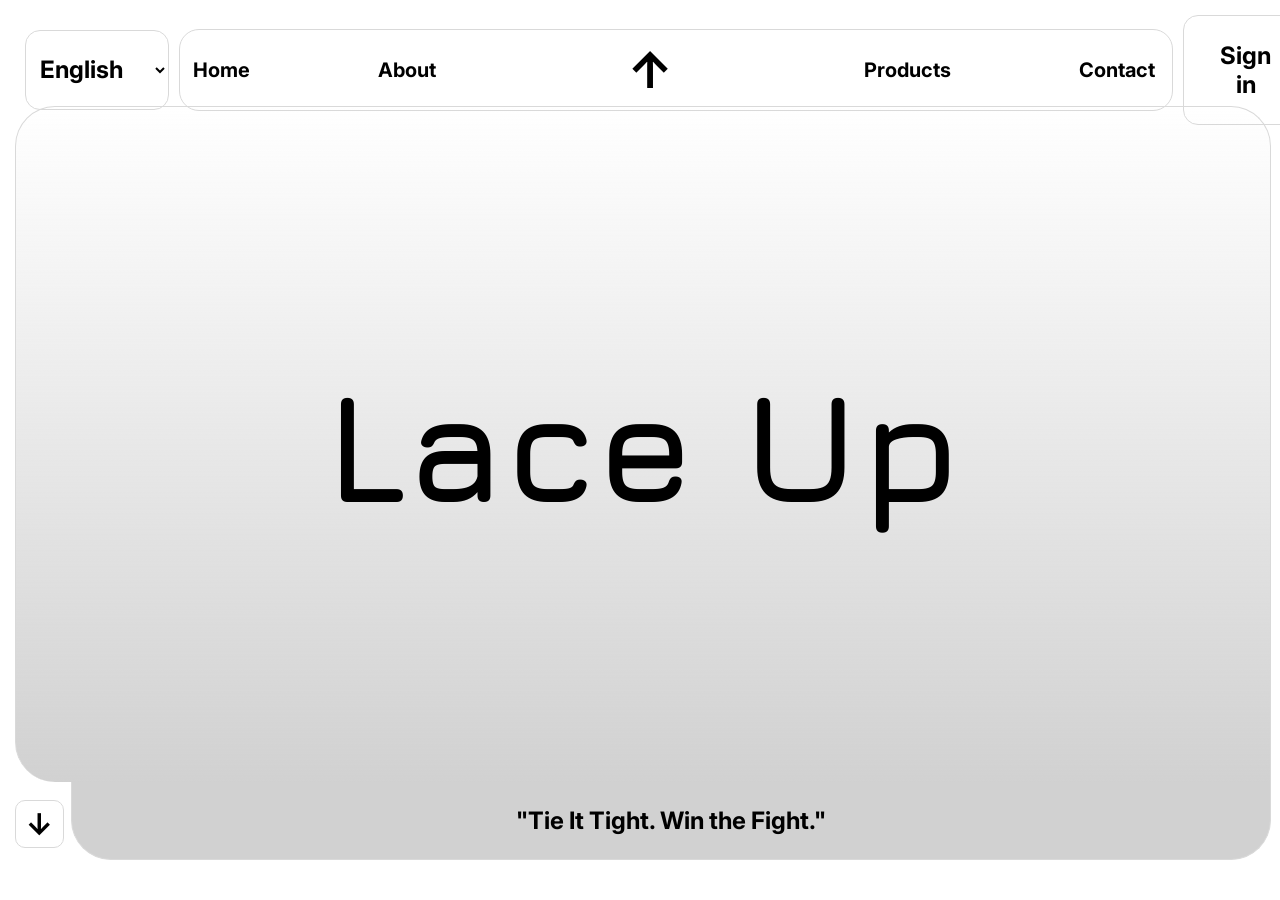
<file: index.html>
<!doctype html>
<html lang="en">
  <head>
    <meta charset="UTF-8" />
    <meta name="viewport" content="width=device-width, initial-scale=1.0" />
    <title>Lace Up</title>
    <link rel="stylesheet" href="/css/style-Hero.css" />
  </head>
  <body>
    <div class="main">
      <div class="main-nav fade-in">
        <!-- selection -->
        <div class="Selection">
          <select name="" id="select">
            <option value="English">English</option>
            <option value="Spanish">Spanish</option>
            <option value="French">French</option>
            <option value="German">German</option>
            <option value="Italian">Italian</option>
          </select>
        </div>
        <!-- navbar -->
        <div class="nav">
          <ul>
            <li><a href="#home">Home</a></li>
            <li><a href="about.html">About</a></li>
            <li id="logo"><a href="#main">&#8593;</a></li>
            <li><a href="products.html">Products</a></li>
            <li><a href="contact.html">Contact</a></li>
          </ul>
        </div>
        <!-- Sign in -->
        <div class="signin">
          <button><a href="signin.html">Sign in</a></button>
        </div>
      </div>
      <!-- Frame -->
      <div class="frame fade-in">
        <div class="hero">
          <!-- Hero Image -->
          <div class="mainpg">
            <div class="home home-0" id="main">
              <p>Lace Up</p>
            </div>
            <div class="home home-1" id="home">
              <div class="box-1 box">
                <div class="info">
                  <h1>Air Jordan 1</h1>
                  <h2>Retro High OG – Bred Toe</h2>
                  <p>
                    a perfect blend of iconic design and street-ready style.
                    Featuring the classic color-blocking of red, black, and
                    white, these high-top kicks offer unmatched comfort with a
                    premium leather build and cushioned sole.
                  </p>
                  <h2>
                    Category:
                    <p>Sports Shoes / Basketball Shoes</p>
                  </h2>
                  <h2>
                    Price:
                    <p>₹14,999</p>
                  </h2>
                  <h2>
                    Available Sizes:
                    <p>7, 8, 9, 10, 11</p>
                  </h2>
                  <div class="buttons">
                    <button class="buy-now">Buy</button>
                    <button class="more-info">
                      <a href="Products.html#s13">More info</a>
                    </button>
                  </div>
                </div>
              </div>
              <div class="box-2 box">
                <div class="img-display">
                  <div class="pos-1 color" id="color-1"></div>
                  <div class="pos-2 color" id="color-2"></div>
                  <div class="pos-3 color" id="color-3"></div>
                  <img
                    src="../img/pngwing.com (6).png"
                    alt=""
                    srcset=""
                    class="color"
                  />
                </div>
              </div>
            </div>
            <div class="home">
              <div class="box-1 box">
                <div class="info">
                  <h1>Air Jordan 4</h1>
                  <h2>Retro “Thunder”</h2>
                  <p>
                    Designed for both performance and style, it carries the
                    iconic AJ4 silhouette with signature elements like molded
                    eyelets, visible Air cushioning, and the Jumpman logo on the
                    tongue and heel
                  </p>
                  <h2>
                    Category:
                    <p>Mid-top Basketball Sneaker</p>
                  </h2>
                  <h2>
                    Price:
                    <p>₹19,999</p>
                  </h2>
                  <h2>
                    Available Sizes:
                    <p>7, 8, 9, 10, 11</p>
                  </h2>
                  <div class="buttons">
                    <button class="buy-now">Buy</button>
                    <button class="more-info">
                      <a href="Products.html#s16">More info</a>
                    </button>
                  </div>
                </div>
              </div>
              <div class="box-2 box">
                <div class="img-display">
                  <div class="pos-1 color" id="color-4"></div>
                  <div class="pos-2 color" id="color-5"></div>
                  <div class="pos-3 color" id="color-6"></div>
                  <img
                    src="../img/pngwing.com (3).png"
                    alt=""
                    srcset=""
                    class="color"
                  />
                </div>
              </div>
            </div>
            <div class="home">
              <div class="box-1 box">
                <div class="info">
                  <h1>Air Jordan 1</h1>
                  <h2>Mid “University Blue”</h2>
                  <p>
                    Featuring a premium leather upper in a clean mix of midnight
                    navy and crisp white, this sneaker pops with the signature
                    University Blue Swoosh and accents. Designed for comfort,
                    swagger, and everyday flex — whether on the court or in the
                    streets.
                  </p>
                  <h2>
                    Category:
                    <p>Men's Sneakers</p>
                  </h2>
                  <h2>
                    Price:
                    <p>₹12,499</p>
                  </h2>
                  <h2>
                    Available Sizes:
                    <p>7, 8, 9, 10, 11</p>
                  </h2>
                  <div class="buttons">
                    <button class="buy-now">Buy</button>
                    <button class="more-info">
                      <a href="Products.html#s14">More info</a>
                    </button>
                  </div>
                </div>
              </div>
              <div class="box-2 box">
                <div class="img-display">
                  <div class="pos-1 color" id="color-7"></div>
                  <div class="pos-2 color" id="color-8"></div>
                  <div class="pos-3 color" id="color-9"></div>
                  <img
                    src="../img/pngwing.com (15).png"
                    alt=""
                    srcset=""
                    class="color"
                  />
                </div>
              </div>
            </div>
          </div>
        </div>
        <div class="footer">
          <!-- Down Button -->
          <div class="downButton">
            <button>&darr;</button>
          </div>
          <!-- footer -->
          <div class="slogan">
            <p>"Tie It Tight. Win the Fight."</p>
          </div>
        </div>
      </div>
    </div>
  </body>
</html>
</file>
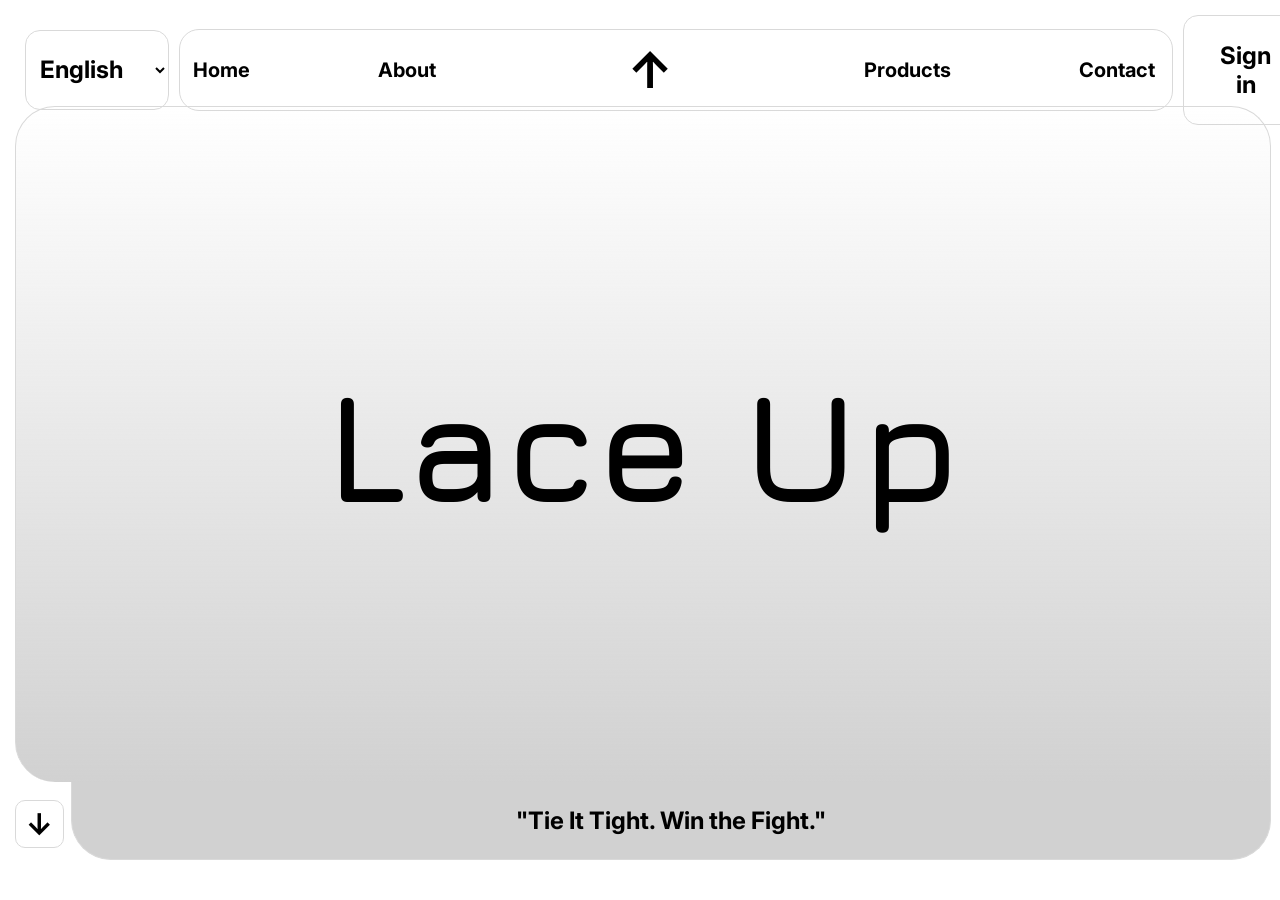
<file: html/index.html>
<!DOCTYPE html>
<html lang="en">
  <head>
    <meta charset="UTF-8" />
    <meta name="viewport" content="width=device-width, initial-scale=1.0" />
    <title>Lace Up</title>
    <link rel="stylesheet" href="../css/style-Hero.css" />
  </head>
  <body>
    <div class="main">
      <div class="main-nav fade-in">
        <!-- selection -->
        <div class="Selection">
          <select name="" id="select">
            <option value="English">English</option>
            <option value="Spanish">Spanish</option>
            <option value="French">French</option>
            <option value="German">German</option>
            <option value="Italian">Italian</option>
          </select>
        </div>
        <!-- navbar -->
        <div class="nav">
          <ul>
            <li><a href="#home">Home</a></li>
            <li><a href="about.html">About</a></li>
            <li id="logo"><a href="#main">&#8593;</a></li>
            <li><a href="products.html">Products</a></li>
            <li><a href="contact.html">Contact</a></li>
          </ul>
        </div>
        <!-- Sign in -->
        <div class="signin">
          <button><a href="signin.html">Sign in</a></button>
        </div>
      </div>
      <!-- Frame -->
      <div class="frame fade-in">
        <div class="hero">
          <!-- Hero Image -->
          <div class="mainpg">
            <div class="home home-0" id="main">
              <p>Lace Up</p>
            </div>
            <div class="home home-1" id="home">
              <div class="box-1 box">
                <div class="info">
                  <h1>Air Jordan 1</h1>
                  <h2>Retro High OG – Bred Toe</h2>
                  <p>
                    a perfect blend of iconic design and street-ready style.
                    Featuring the classic color-blocking of red, black, and
                    white, these high-top kicks offer unmatched comfort with a
                    premium leather build and cushioned sole.
                  </p>
                  <h2>
                    Category:
                    <p>Sports Shoes / Basketball Shoes</p>
                  </h2>
                  <h2>
                    Price:
                    <p>₹14,999</p>
                  </h2>
                  <h2>
                    Available Sizes:
                    <p>7, 8, 9, 10, 11</p>
                  </h2>
                  <div class="buttons">
                    <button class="buy-now">Buy</button>
                    <button class="more-info">
                      <a href="Products.html#s13">More info</a>
                    </button>
                  </div>
                </div>
              </div>
              <div class="box-2 box">
                <div class="img-display">
                  <div class="pos-1 color" id="color-1"></div>
                  <div class="pos-2 color" id="color-2"></div>
                  <div class="pos-3 color" id="color-3"></div>
                  <img
                    src="../img/pngwing.com (6).png"
                    alt=""
                    srcset=""
                    class="color"
                  />
                </div>
              </div>
            </div>
            <div class="home">
              <div class="box-1 box">
                <div class="info">
                  <h1>Air Jordan 4</h1>
                  <h2>Retro “Thunder”</h2>
                  <p>
                    Designed for both performance and style, it carries the
                    iconic AJ4 silhouette with signature elements like molded
                    eyelets, visible Air cushioning, and the Jumpman logo on the
                    tongue and heel
                  </p>
                  <h2>
                    Category:
                    <p>Mid-top Basketball Sneaker</p>
                  </h2>
                  <h2>
                    Price:
                    <p>₹19,999</p>
                  </h2>
                  <h2>
                    Available Sizes:
                    <p>7, 8, 9, 10, 11</p>
                  </h2>
                  <div class="buttons">
                    <button class="buy-now">Buy</button>
                    <button class="more-info">
                      <a href="Products.html#s16">More info</a>
                    </button>
                  </div>
                </div>
              </div>
              <div class="box-2 box">
                <div class="img-display">
                  <div class="pos-1 color" id="color-4"></div>
                  <div class="pos-2 color" id="color-5"></div>
                  <div class="pos-3 color" id="color-6"></div>
                  <img
                    src="../img/pngwing.com (3).png"
                    alt=""
                    srcset=""
                    class="color"
                  />
                </div>
              </div>
            </div>
            <div class="home">
              <div class="box-1 box">
                <div class="info">
                  <h1>Air Jordan 1</h1>
                  <h2>Mid “University Blue”</h2>
                  <p>
                    Featuring a premium leather upper in a clean mix of midnight
                    navy and crisp white, this sneaker pops with the signature
                    University Blue Swoosh and accents. Designed for comfort,
                    swagger, and everyday flex — whether on the court or in the
                    streets.
                  </p>
                  <h2>
                    Category:
                    <p>Men's Sneakers</p>
                  </h2>
                  <h2>
                    Price:
                    <p>₹12,499</p>
                  </h2>
                  <h2>
                    Available Sizes:
                    <p>7, 8, 9, 10, 11</p>
                  </h2>
                  <div class="buttons">
                    <button class="buy-now">Buy</button>
                    <button class="more-info">
                      <a href="Products.html#s14">More info</a>
                    </button>
                  </div>
                </div>
              </div>
              <div class="box-2 box">
                <div class="img-display">
                  <div class="pos-1 color" id="color-7"></div>
                  <div class="pos-2 color" id="color-8"></div>
                  <div class="pos-3 color" id="color-9"></div>
                  <img
                    src="../img/pngwing.com (15).png"
                    alt=""
                    srcset=""
                    class="color"
                  />
                </div>
              </div>
            </div>
          </div>
        </div>
        <div class="footer">
          <!-- Down Button -->
          <div class="downButton">
            <button>&darr;</button>
          </div>
          <!-- footer -->
          <div class="slogan">
            <p>"Tie It Tight. Win the Fight."</p>
          </div>
        </div>
      </div>
    </div>
  </body>
</html>
</file>
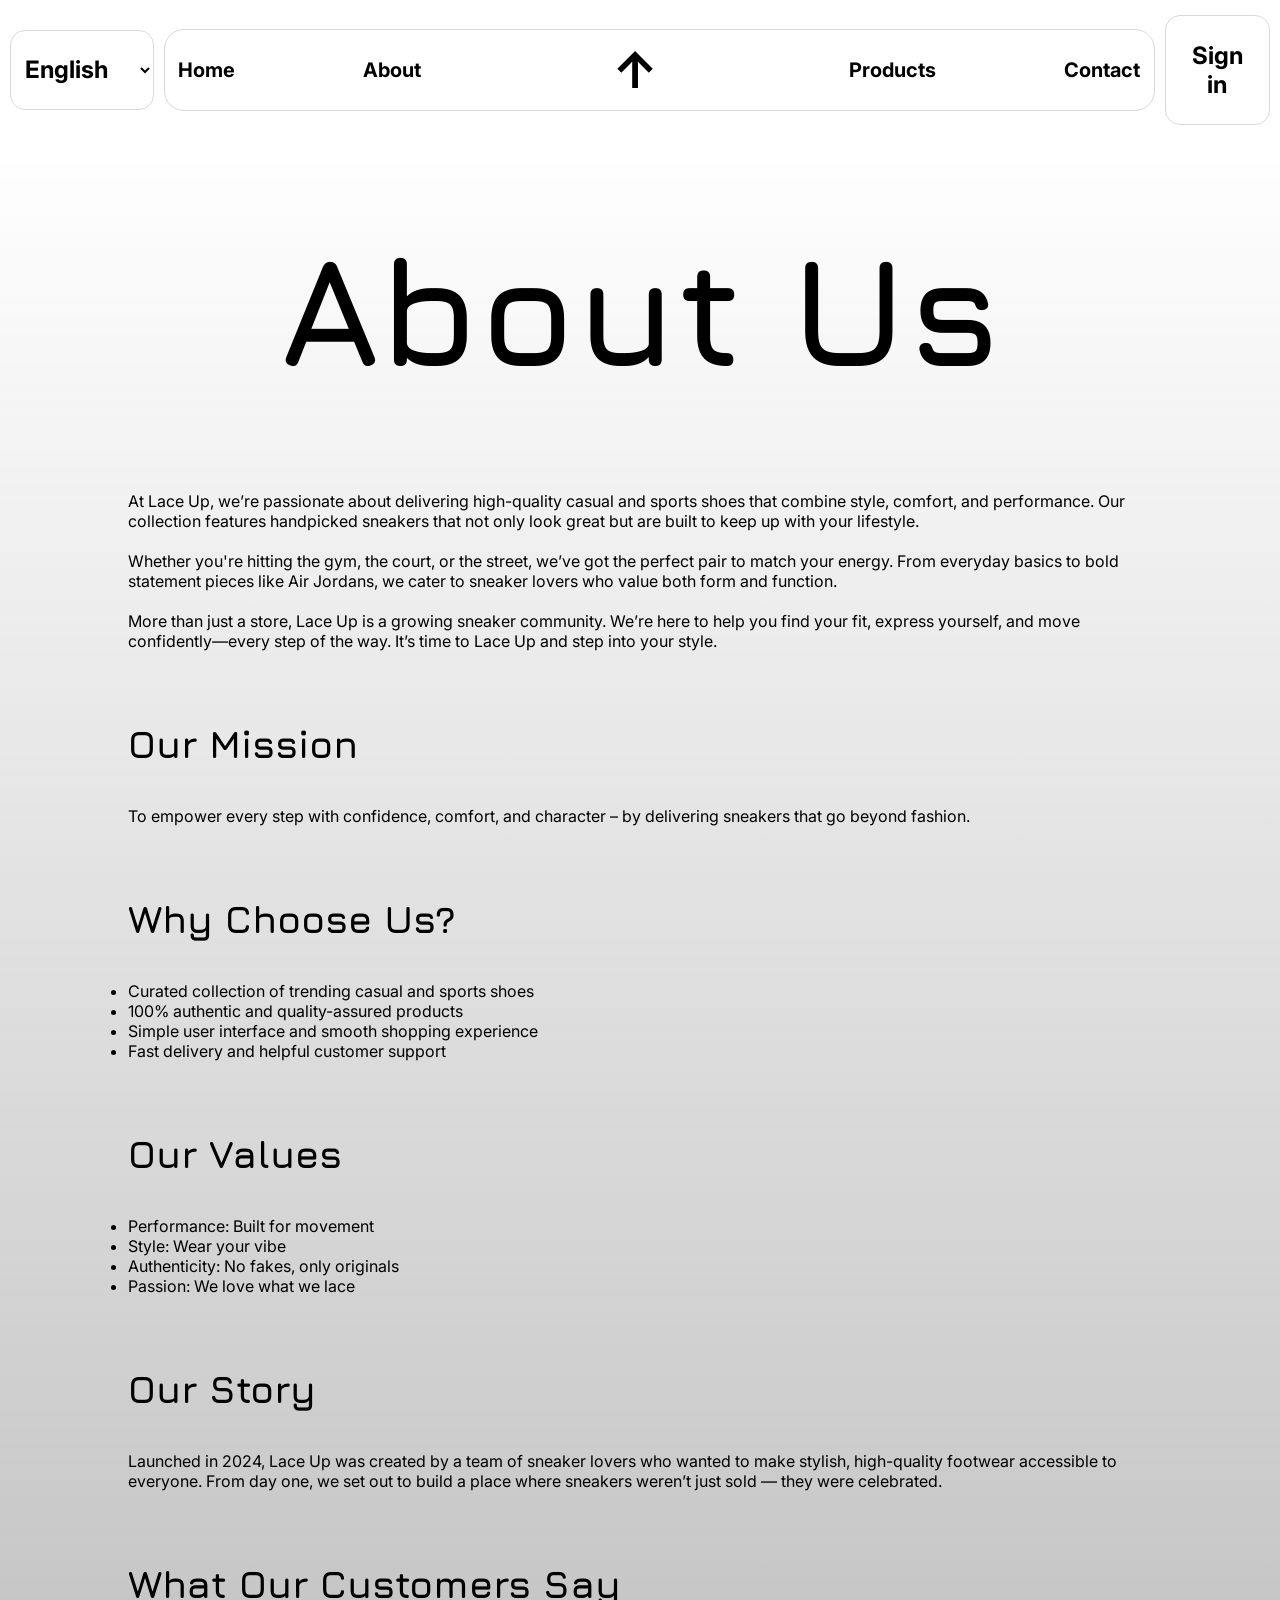
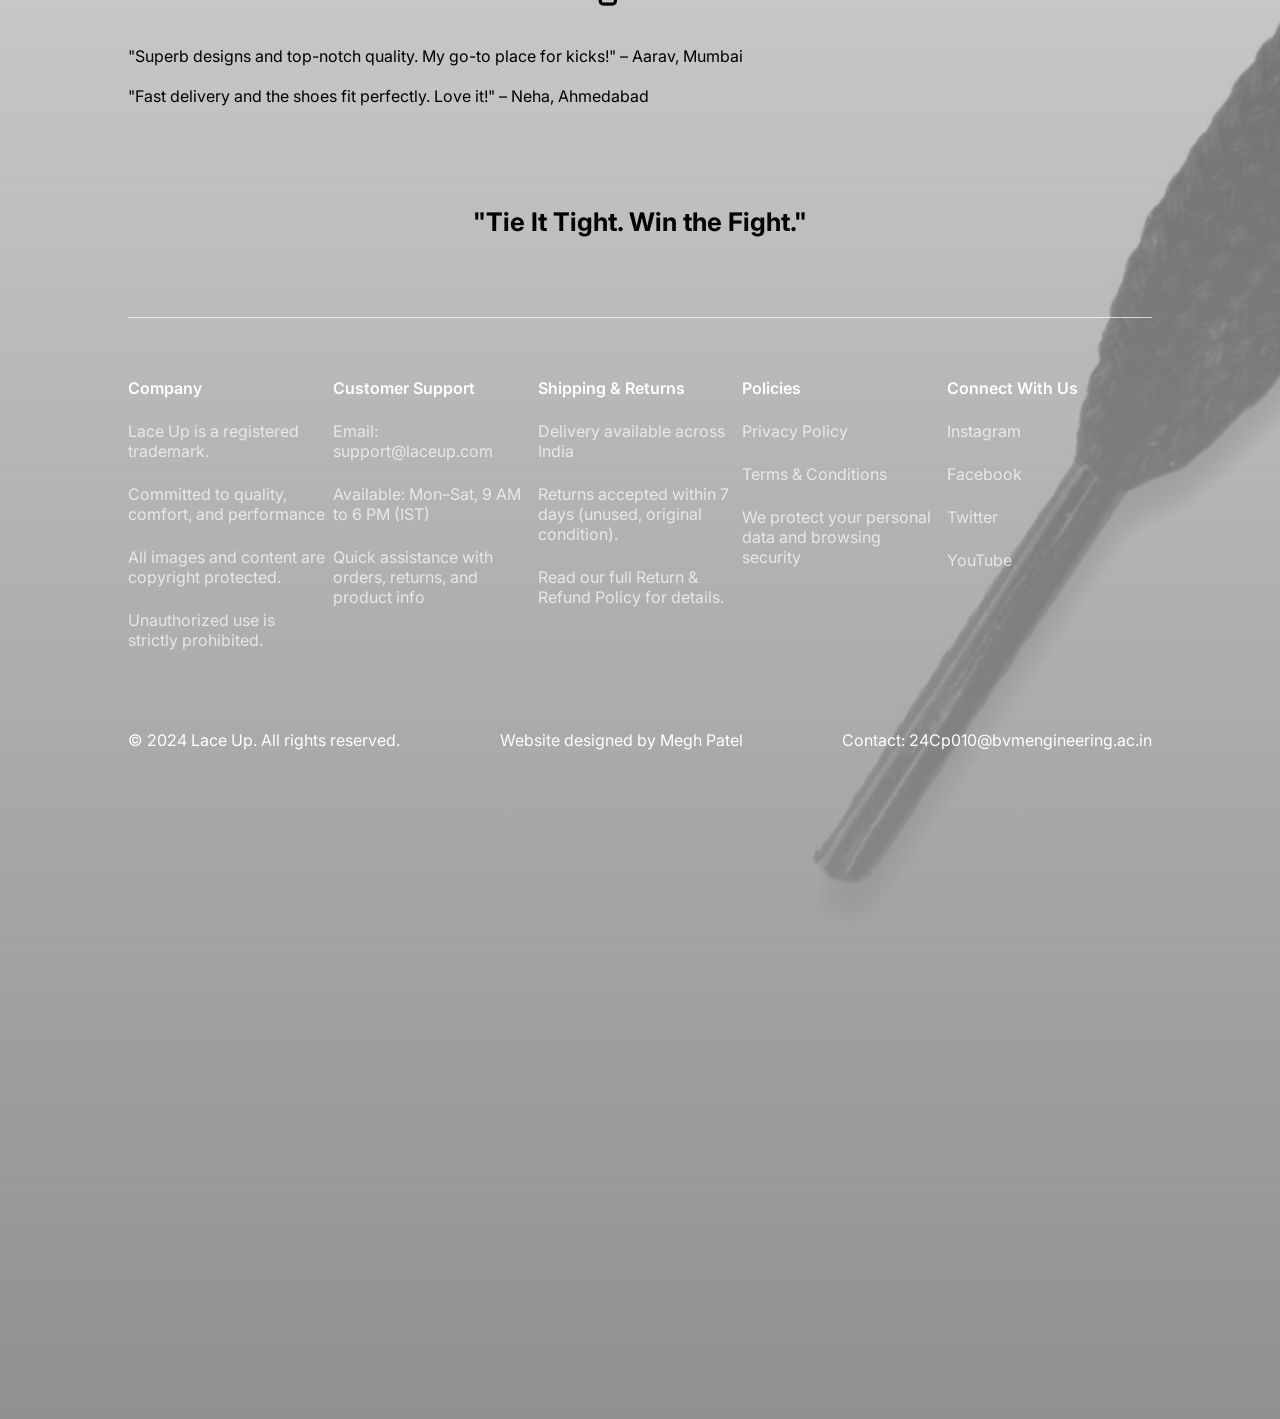
<file: About.html>
<!DOCTYPE html>
<html lang="en">
  <head>
    <meta charset="UTF-8" />
    <meta name="viewport" content="width=device-width, initial-scale=1.0" />
    <title>Lace Up</title>
    <link rel="stylesheet" href="/css/style-about.css" />
  </head>
  <body>
    <div class="main">
      <div class="main-nav fade=in">
        <!-- selection -->
        <div class="Selection">
          <select name="" id="select">
            <option value="English">English</option>
            <option value="Spanish">Spanish</option>
            <option value="French">French</option>
            <option value="German">German</option>
            <option value="Italian">Italian</option>
          </select>
        </div>
        <!-- navbar -->
        <div class="nav">
          <ul>
            <li><a href="Hero.html">Home</a></li>
            <li><a href="about.html">About</a></li>
            <li id="logo"><a href="Hero.html#main">&#8593;</a></li>
            <li><a href="products.html">Products</a></li>
            <li><a href="contact.html">Contact</a></li>
          </ul>
        </div>
        <!-- Sign in -->
        <div class="signin">
          <button><a href="signin.html">Sign in</a></button>
        </div>
      </div>
      <!-- Frame -->
      <div class="frame fade-in">
        <div class="hero">
          <!-- Hero Image -->
          <div class="mainpg" id="main">
            <div class="home home-0">
              <h1>About Us</h1>
              <p>
                At Lace Up, we’re passionate about delivering high-quality
                casual and sports shoes that combine style, comfort, and
                performance. Our collection features handpicked sneakers that
                not only look great but are built to keep up with your
                lifestyle.
              </p>
              <p>
                Whether you're hitting the gym, the court, or the street, we’ve
                got the perfect pair to match your energy. From everyday basics
                to bold statement pieces like Air Jordans, we cater to sneaker
                lovers who value both form and function.
              </p>
              <p>
                More than just a store, Lace Up is a growing sneaker community.
                We’re here to help you find your fit, express yourself, and move
                confidently—every step of the way. It’s time to Lace Up and step
                into your style.
              </p>
              <h2>Our Mission</h2>
              <p>
                To empower every step with confidence, comfort, and character –
                by delivering sneakers that go beyond fashion.
              </p>
              <h2>Why Choose Us?</h2>
              <ul>
                <li>Curated collection of trending casual and sports shoes</li>
                <li>100% authentic and quality-assured products</li>
                <li>Simple user interface and smooth shopping experience</li>
                <li>Fast delivery and helpful customer support</li>
              </ul>
              <h2>Our Values</h2>
              <ul>
                <li>Performance: Built for movement</li>
                <li>Style: Wear your vibe</li>
                <li>Authenticity: No fakes, only originals</li>
                <li>Passion: We love what we lace</li>
              </ul>
              <h2>Our Story</h2>
              <p>
                Launched in 2024, Lace Up was created by a team of sneaker
                lovers who wanted to make stylish, high-quality footwear
                accessible to everyone. From day one, we set out to build a
                place where sneakers weren’t just sold — they were celebrated.
              </p>
              <h2>What Our Customers Say</h2>
              <p>
                "Superb designs and top-notch quality. My go-to place for
                kicks!" – Aarav, Mumbai
              </p>
              <p>
                "Fast delivery and the shoes fit perfectly. Love it!" – Neha,
                Ahmedabad
              </p>
              <h2 class="slogan">"Tie It Tight. Win the Fight."</h2>
              <footer>
                <div class="line"></div>
                <div class="footer">
                  <div class="footer-item">
                    <a>Company</a>
                    <a>Lace Up is a registered trademark.</a>
                    <a>Committed to quality, comfort, and performance</a>
                    <a>All images and content are copyright protected.</a>
                    <a>Unauthorized use is strictly prohibited.</a>
                  </div>

                  <div class="footer-item">
                    <a>Customer Support</a>
                    <a>Email: support@laceup.com</a>
                    <a>Available: Mon–Sat, 9 AM to 6 PM (IST)</a>
                    <a
                      >Quick assistance with orders, returns, and product
                      info</a
                    >
                  </div>

                  <div class="footer-item">
                    <a>Shipping & Returns</a>
                    <a>Delivery available across India</a>
                    <a
                      >Returns accepted within 7 days (unused, original
                      condition).</a
                    >
                    <a>Read our full Return & Refund Policy for details.</a>
                  </div>

                  <div class="footer-item">
                    <a>Policies</a>
                    <a>Privacy Policy</a>
                    <a>Terms & Conditions</a>
                    <a>We protect your personal data and browsing security</a>
                  </div>

                  <div class="footer-item">
                    <a>Connect With Us</a>
                    <a>Instagram</a>
                    <a>Facebook</a>
                    <a>Twitter</a>
                    <a>YouTube</a>
                  </div>
                </div>
              </footer>
              <div class="footer-2">
                <p>&copy; 2024 Lace Up. All rights reserved.</p>
                <p>Website designed by Megh Patel</p>
                <p>Contact: 24Cp010@bvmengineering.ac.in</p>
              </div>
            </div>
          </div>
        </div>
      </div>
    </div>
  </body>
</html>
</file>
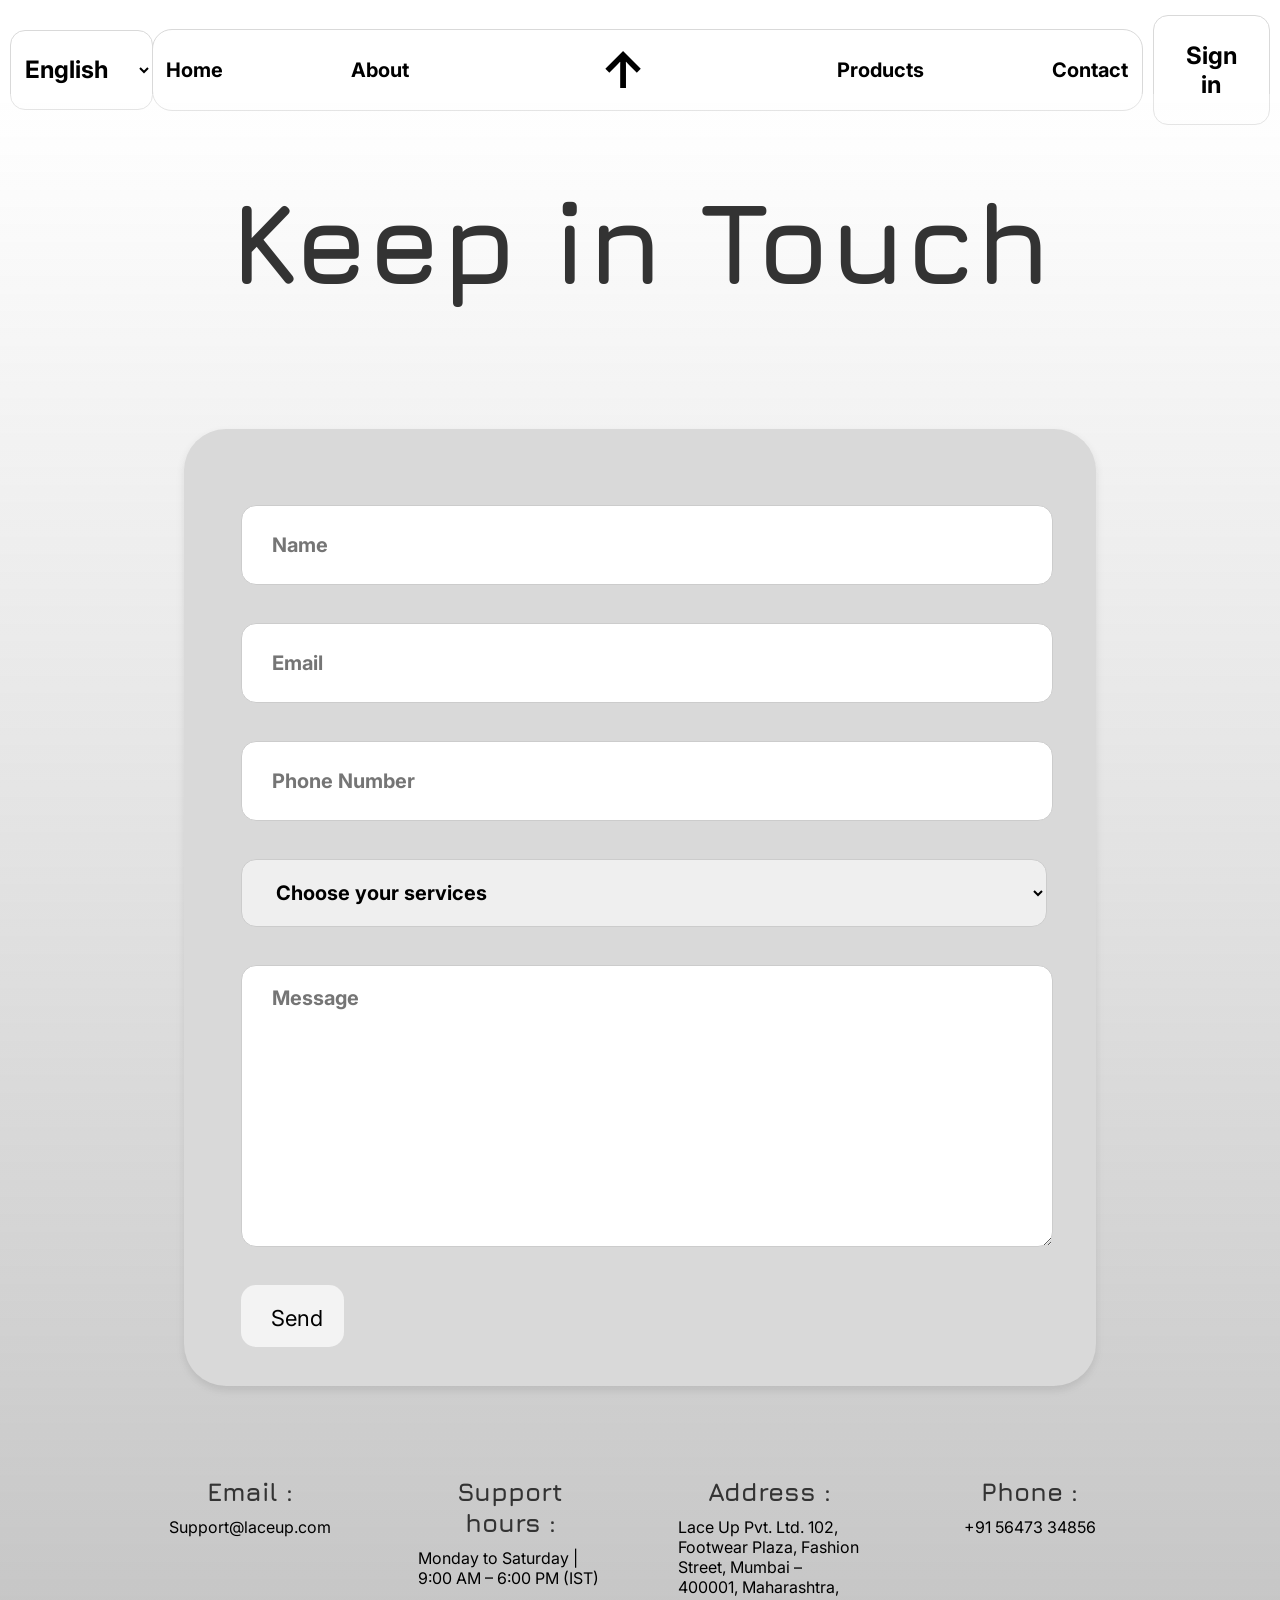
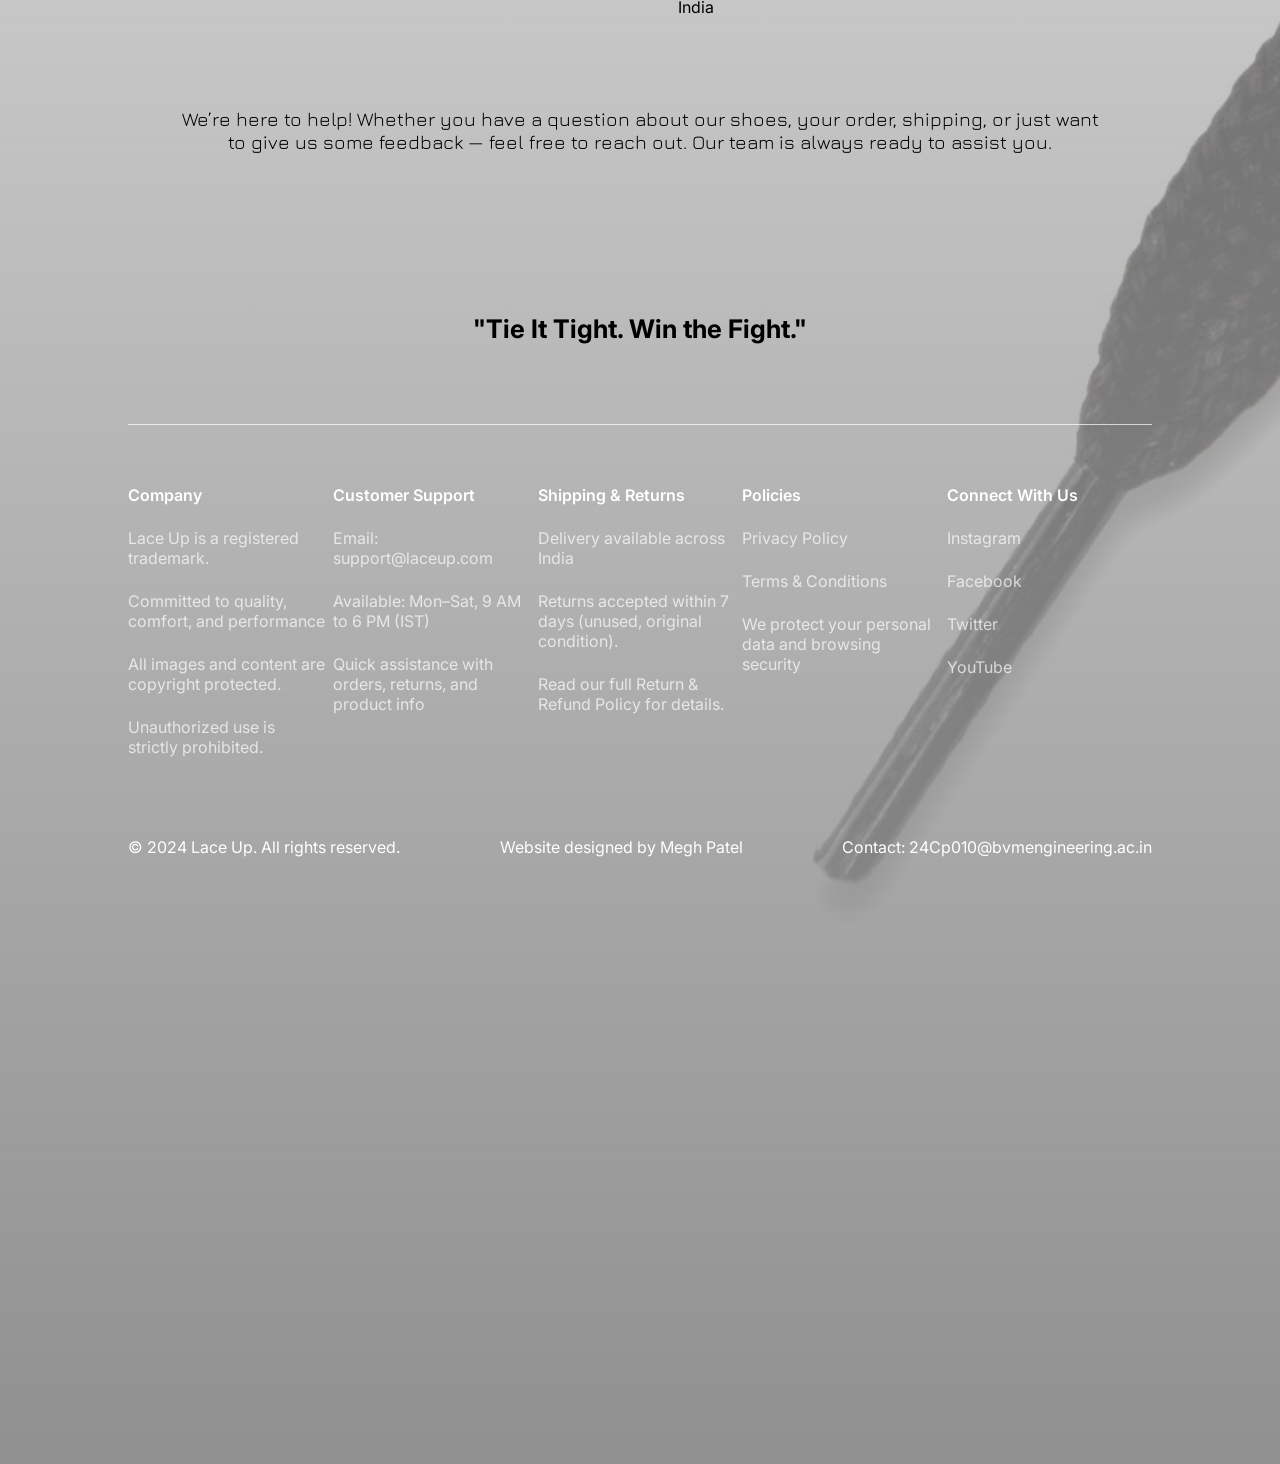
<file: Contact.html>
<!DOCTYPE html>
<html lang="en">
  <head>
    <meta charset="UTF-8" />
    <meta name="viewport" content="width=device-width, initial-scale=1.0" />
    <title>Lace Up</title>
    <link rel="stylesheet" href="/css/style-about.css" />
    <link rel="stylesheet" href="/css/style-contact.css" />
  </head>
  <body>
    <div class="main">
      <div class="main-nav fade-in">
        <!-- selection -->
        <div class="Selection">
          <select name="" id="select">
            <option value="English">English</option>
            <option value="Spanish">Spanish</option>
            <option value="French">French</option>
            <option value="German">German</option>
            <option value="Italian">Italian</option>
          </select>
        </div>
        <!-- navbar -->
        <div class="nav">
          <ul>
            <li><a href="Hero.html">Home</a></li>
            <li><a href="about.html">About</a></li>
            <li id="logo"><a href="Hero.html#main">&#8593;</a></li>
            <li><a href="products.html">Products</a></li>
            <li><a href="contact.html">Contact</a></li>
          </ul>
        </div>
        <!-- Sign in -->
        <div class="signin">
          <button><a href="signin.html">Sign in</a></button>
        </div>
      </div>
      <!-- Frame -->
      <div class="frame fade-in">
        <div class="hero">
          <!-- Hero Image -->
          <div class="mainpg" id="main">
            <div class="home home-0">
              <h1>Keep in Touch</h1>
              <div class="form">
                <form action="" method="get">
                  <input
                    type="text"
                    class="input"
                    placeholder="Name"
                    id="name"
                  />
                  <label for="name"></label>
                  <input
                    type="text"
                    class="input"
                    placeholder="Email"
                    id="email"
                  />
                  <label for="email"></label>
                  <input
                    type="text"
                    class="input"
                    placeholder="Phone Number"
                    id="phone"
                  />
                  <label for="phone"></label>
                  <select name="" id="selection">
                    <option value="Choose your service">
                      Choose your services
                    </option>
                    <option value="Order-Related Inquiry">
                      Order-Related Inquiry
                    </option>
                    <option value="Shipping & Delivery">
                      Shipping & Delivery
                    </option>
                    <option value="Return or Exchange">
                      Return or Exchange
                    </option>
                    <option value="Payment & Refund">Payment & Refund</option>
                    <option value="Product Information">
                      Product Information
                    </option>
                    <option value="Size & Fit Help">Size & Fit Help</option>
                    <option value="Feedback or Suggestions">
                      Feedback or Suggestions
                    </option>
                    <option value="Report an Issue">Report an Issue</option>
                    <option value="Other">Other</option>
                  </select>
                  <textarea
                    name=""
                    id="Message"
                    cols="30"
                    rows="10"
                    placeholder="Message"
                  ></textarea>
                  <label for="Message"></label>
                  <input type="submit" value="Send" id="submit" />
                  <label for="submit"></label>
                </form>
              </div>
              <div class="info2">
                <div>
                  <h2>Email :</h2>
                  <p>Support@laceup.com</p>
                </div>
                <div>
                  <h2>Support hours :</h2>
                  <p>Monday to Saturday | 9:00 AM – 6:00 PM (IST)</p>
                </div>
                <div>
                  <h2>Address :</h2>
                  <p>
                    Lace Up Pvt. Ltd. 102, Footwear Plaza, Fashion Street,
                    Mumbai – 400001, Maharashtra, India
                  </p>
                </div>
                <div>
                  <h2>Phone :</h2>
                  <p>+91 56473 34856</p>
                </div>
              </div>
              <div class="text">
                <p>
                  We’re here to help! Whether you have a question about our
                  shoes, your order, shipping, or just want to give us some
                  feedback — feel free to reach out. Our team is always ready to
                  assist you.
                </p>
              </div>
              <h2 class="slogan">"Tie It Tight. Win the Fight."</h2>
              <footer>
                <div class="line"></div>
                <div class="footer">
                  <div class="footer-item">
                    <a>Company</a>
                    <a>Lace Up is a registered trademark.</a>
                    <a>Committed to quality, comfort, and performance</a>
                    <a>All images and content are copyright protected.</a>
                    <a>Unauthorized use is strictly prohibited.</a>
                  </div>

                  <div class="footer-item">
                    <a>Customer Support</a>
                    <a>Email: support@laceup.com</a>
                    <a>Available: Mon–Sat, 9 AM to 6 PM (IST)</a>
                    <a
                      >Quick assistance with orders, returns, and product
                      info</a
                    >
                  </div>

                  <div class="footer-item">
                    <a>Shipping & Returns</a>
                    <a>Delivery available across India</a>
                    <a
                      >Returns accepted within 7 days (unused, original
                      condition).</a
                    >
                    <a>Read our full Return & Refund Policy for details.</a>
                  </div>

                  <div class="footer-item">
                    <a>Policies</a>
                    <a>Privacy Policy</a>
                    <a>Terms & Conditions</a>
                    <a>We protect your personal data and browsing security</a>
                  </div>

                  <div class="footer-item">
                    <a>Connect With Us</a>
                    <a>Instagram</a>
                    <a>Facebook</a>
                    <a>Twitter</a>
                    <a>YouTube</a>
                  </div>
                </div>
              </footer>
              <div class="footer-2">
                <p>&copy; 2024 Lace Up. All rights reserved.</p>
                <p>Website designed by Megh Patel</p>
                <p>Contact: 24Cp010@bvmengineering.ac.in</p>
              </div>
            </div>
          </div>
        </div>
      </div>
    </div>
  </body>
</html>
</file>
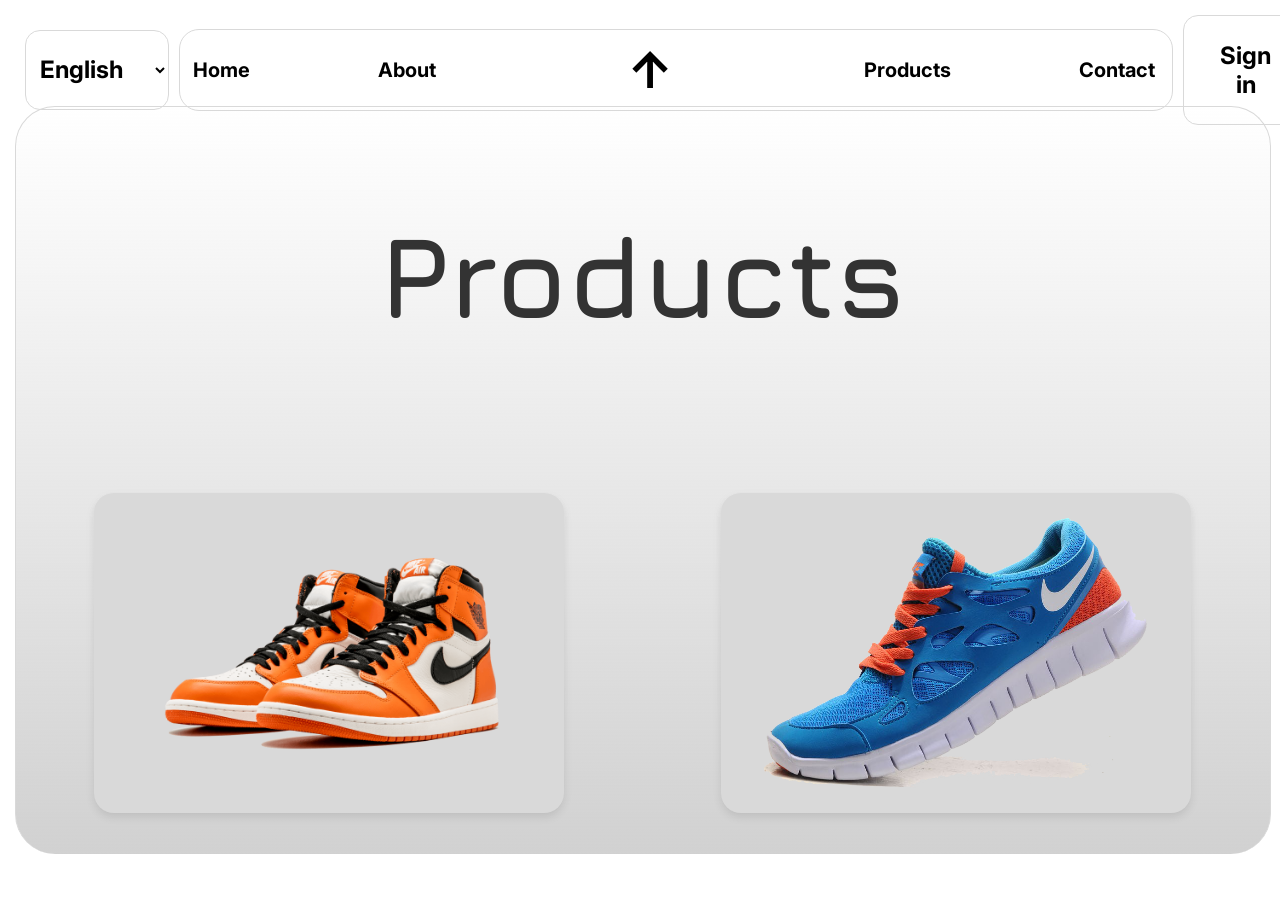
<file: Products.html>
<!DOCTYPE html>
<html lang="en">
  <head>
    <meta charset="UTF-8" />
    <meta name="viewport" content="width=device-width, initial-scale=1.0" />
    <title>Lace Up</title>
    <link rel="stylesheet" href="/css/style-Hero.css" />
    <link rel="stylesheet" href="/css/style-products.css" />
  </head>
  <body>
    <div class="main">
      <div class="main-nav fade-in">
        <!-- selection -->
        <div class="Selection">
          <select name="" id="select">
            <option value="English">English</option>
            <option value="Spanish">Spanish</option>
            <option value="French">French</option>
            <option value="German">German</option>
            <option value="Italian">Italian</option>
          </select>
        </div>
        <!-- navbar -->
        <div class="nav">
          <ul>
            <li><a href="Hero.html">Home</a></li>
            <li><a href="about.html">About</a></li>
            <li id="logo"><a href="Hero.html">&#8593;</a></li>
            <li><a href="products.html">Products</a></li>
            <li><a href="contact.html">Contact</a></li>
          </ul>
        </div>
        <!-- Sign in -->
        <div class="signin">
          <button><a href="signin.html">Sign in</a></button>
        </div>
      </div>
      <!-- Frame -->
      <div class="frame fade-in">
        <div class="hero">
          <!-- Hero Image -->
          <div class="mainpg">
            <h2 class="product">Products</h2>
            <div class="main-container">
              <!-- 1 -->
              <div class="sub-container">
                <div class="containers">
                  <input type="checkbox" name="" id="shoe-1" />
                  <label for="shoe-1" id="shoe"
                    ><img id="s1" src="../img/pngwing.com (1).png" alt=""
                  /></label>
                  <div class="hidden">
                    <div class="close">
                      <label for="shoe-1">&#10006;</label>
                    </div>
                    <div class="hidden-div">
                      <div class="hidden-img">
                        <img
                          id="h-s1"
                          src="../img/pngwing.com (1).png"
                          alt=""
                        />
                      </div>
                      <div class="hidden-info">
                        <div class="info">
                          <h1>Nike Air Jordan 1</h1>
                          <h2>Retro High OG Sneakers</h2>
                          <h2>
                            Color:
                            <p>Orange, White, Black</p>
                          </h2>
                          <h2>
                            Available Sizes:
                            <p>8,9,10,11,12</p>
                          </h2>
                          <h2>
                            Product Description:
                            <p>
                              Featuring a bold orange, white, and black design,
                              these high-top sneakers are crafted from premium
                              leather for durability and comfort.
                            </p>
                          </h2>
                          <h2>
                            Price:
                            <p>₹14,999</p>
                          </h2>
                          <div class="buttons">
                            <button class="add-to-cart">Add to Cart</button>
                            <button class="buy-now">Buy Now</button>
                          </div>
                        </div>
                      </div>
                    </div>
                  </div>
                </div>
                <div class="containers">
                  <input type="checkbox" name="" id="shoe-2" />
                  <label for="shoe-2" id="shoe"
                    ><img id="s2" src="../img/pngwing.com (2).png" alt=""
                  /></label>
                  <div class="hidden">
                    <div class="close">
                      <label for="shoe-2">&#10006;</label>
                    </div>
                    <div class="hidden-div">
                      <div class="hidden-img">
                        <img
                          id="h-s2"
                          src="../img/pngwing.com (2).png"
                          alt=""
                        />
                      </div>
                      <div class="hidden-info">
                        <div class="info">
                          <h1>Nike Runners</h1>
                          <h2>Running Shoes</h2>
                          <h2>
                            Color:
                            <p>
                              Blue with Orange Accents and White Nike Swoosh
                            </p>
                          </h2>
                          <h2>
                            Available Sizes:
                            <p>8,9,10,11,12</p>
                          </h2>
                          <h2>
                            Product Description:
                            <p>
                              Stand out with Nike running shoes featuring a
                              vibrant blue mesh design, orange accents, and a
                              white Nike swoosh. Engineered for breathability
                              and flexibility, these shoes are ideal for running
                              or casual wear.
                            </p>
                          </h2>
                          <h2>
                            Price:
                            <p>₹10,999</p>
                          </h2>
                          <div class="buttons">
                            <button class="add-to-cart">Add to Cart</button>
                            <button class="buy-now">Buy Now</button>
                          </div>
                        </div>
                      </div>
                    </div>
                  </div>
                </div>
              </div>
              <!-- 2 -->
              <div class="sub-container">
                <div class="containers">
                  <input type="checkbox" name="" id="shoe-3" />
                  <label for="shoe-3" id="shoe"
                    ><img id="s3" src="../img/pngwing.com (4).png" alt=""
                  /></label>
                  <div class="hidden">
                    <div class="close">
                      <label for="shoe-3">&#10006;</label>
                    </div>
                    <div class="hidden-div">
                      <div class="hidden-img">
                        <img
                          id="h-s3"
                          src="../img/pngwing.com (4).png"
                          alt=""
                        />
                      </div>
                      <div class="hidden-info">
                        <div class="info">
                          <h1>Nike Air Force 1</h1>
                          <h2>Low Sneakers</h2>
                          <h2>
                            Color:
                            <p>White</p>
                          </h2>
                          <h2>
                            Available Sizes:
                            <p>8,9,10,11,12</p>
                          </h2>
                          <h2>
                            Product Description:
                            <p>
                              Crafted with a clean white leather design, these
                              low-top sneakers feature a perforated toe box for
                              breathability, a cushioned midsole for all-day
                              comfort, and embossed "AIR" branding that
                              highlights Nike's heritage.
                            </p>
                          </h2>
                          <h2>
                            Price:
                            <p>₹54,999</p>
                          </h2>
                          <div class="buttons">
                            <button class="add-to-cart">Add to Cart</button>
                            <button class="buy-now">Buy Now</button>
                          </div>
                        </div>
                      </div>
                    </div>
                  </div>
                </div>
                <div class="containers">
                  <input type="checkbox" name="" id="shoe-4" />
                  <label for="shoe-4" id="shoe"
                    ><img id="s4" src="../img/pngwing.com (5).png" alt=""
                  /></label>
                  <div class="hidden">
                    <div class="close">
                      <label for="shoe-4">&#10006;</label>
                    </div>
                    <div class="hidden-div">
                      <div class="hidden-img">
                        <img
                          id="h-s4"
                          src="../img/pngwing.com (5).png"
                          alt=""
                        />
                      </div>
                      <div class="hidden-info">
                        <div class="info">
                          <h1>Converse All Star</h1>
                          <h2>High-Top Sneakers</h2>
                          <h2>
                            Color:
                            <p>Black with White Accents</p>
                          </h2>
                          <h2>
                            Available Sizes:
                            <p>8,9,10,11,12</p>
                          </h2>
                          <h2>
                            Product Description:
                            <p>
                              Featuring a black canvas design with white laces,
                              toe caps, and rubber soles, these sneakers offer a
                              timeless look
                            </p>
                          </h2>
                          <h2>
                            Price:
                            <p>₹4,999</p>
                          </h2>
                          <div class="buttons">
                            <button class="add-to-cart">Add to Cart</button>
                            <button class="buy-now">Buy Now</button>
                          </div>
                        </div>
                      </div>
                    </div>
                  </div>
                </div>
              </div>
              <!-- 3 -->
              <div class="sub-container">
                <div class="containers">
                  <input type="checkbox" name="" id="shoe-5" />
                  <label for="shoe-5" id="shoe"
                    ><img id="s5" src="../img/pngwing.com (7).png" alt=""
                  /></label>
                  <div class="hidden">
                    <div class="close">
                      <label for="shoe-5">&#10006;</label>
                    </div>
                    <div class="hidden-div">
                      <div class="hidden-img">
                        <img
                          id="h-s5"
                          src="../img/pngwing.com (7).png"
                          alt=""
                        />
                      </div>
                      <div class="hidden-info">
                        <div class="info">
                          <h1>Nike Air Max</h1>
                          <h2>Running Shoes</h2>
                          <h2>
                            Color:
                            <p>Red with White Accents</p>
                          </h2>
                          <h2>
                            Available Sizes:
                            <p>8,9,10,11,12</p>
                          </h2>
                          <h2>
                            <p>
                              Featuring a bold red design with a breathable mesh
                              upper, white Nike swoosh logo, and visible air
                              units in the sole, these shoes provide unmatched
                              comfort and support.
                            </p>
                          </h2>
                          <h2>
                            Price:
                            <p>₹8,295</p>
                          </h2>
                          <div class="buttons">
                            <button class="add-to-cart">Add to Cart</button>
                            <button class="buy-now">Buy Now</button>
                          </div>
                        </div>
                      </div>
                    </div>
                  </div>
                </div>
                <div class="containers">
                  <input type="checkbox" name="" id="shoe-6" />
                  <label for="shoe-6" id="shoe"
                    ><img id="s6" src="../img/pngwing.com (8).png" alt=""
                  /></label>
                  <div class="hidden">
                    <div class="close">
                      <label for="shoe-6">&#10006;</label>
                    </div>
                    <div class="hidden-div">
                      <div class="hidden-img">
                        <img
                          id="h-s6"
                          src="../img/pngwing.com (8).png"
                          alt=""
                        />
                      </div>
                      <div class="hidden-info">
                        <div class="info">
                          <h1>Air Jordan 4</h1>
                          <h2>Sneakers</h2>
                          <h2>
                            Color:
                            <p>White with Gray and Black Accents</p>
                          </h2>
                          <h2>
                            Available Sizes:
                            <p>8,9,10,11,12</p>
                          </h2>
                          <h2>
                            Product Description:
                            <p>
                              These sneakers feature a clean white design with
                              gray and black accents, including a speckled
                              midsole. The visible air unit in the heel ensures
                              superior cushioning, while mesh side panels offer
                              breathability.
                            </p>
                          </h2>
                          <h2>
                            Price:
                            <p>₹17,495</p>
                          </h2>
                          <div class="buttons">
                            <button class="add-to-cart">Add to Cart</button>
                            <button class="buy-now">Buy Now</button>
                          </div>
                        </div>
                      </div>
                    </div>
                  </div>
                </div>
              </div>
              <!-- 4 -->
              <div class="sub-container">
                <div class="containers">
                  <input type="checkbox" name="" id="shoe-7" />
                  <label for="shoe-7" id="shoe"
                    ><img id="s7" src="../img/pngwing.com (9).png" alt=""
                  /></label>
                  <div class="hidden">
                    <div class="close">
                      <label for="shoe-7">&#10006;</label>
                    </div>
                    <div class="hidden-div">
                      <div class="hidden-img">
                        <img
                          id="h-s7"
                          src="../img/pngwing.com (9).png"
                          alt=""
                        />
                      </div>
                      <div class="hidden-info">
                        <div class="info">
                          <h1>Air Jordan 11</h1>
                          <h2>Retro "Bred" Sneakers</h2>
                          <h2>
                            Color:
                            <p>Black, White, and Red</p>
                          </h2>
                          <h2>
                            Available Sizes:
                            <p>8,9,10,11,12</p>
                          </h2>
                          <h2>
                            Product Description:
                            <p>
                              Featuring a contrasting white midsole and vibrant
                              red outsole, they ensure comfort and traction. The
                              red Jumpman logo on the side and text detailing on
                              the tongue add a touch of iconic flair
                            </p>
                          </h2>
                          <h2>
                            Price:
                            <p>₹19,995</p>
                          </h2>
                          <div class="buttons">
                            <button class="add-to-cart">Add to Cart</button>
                            <button class="buy-now">Buy Now</button>
                          </div>
                        </div>
                      </div>
                    </div>
                  </div>
                </div>
                <div class="containers">
                  <input type="checkbox" name="" id="shoe-8" />
                  <label for="shoe-8" id="shoe"
                    ><img id="s8" src="../img/pngwing.com (10).png" alt=""
                  /></label>
                  <div class="hidden">
                    <div class="close">
                      <label for="shoe-8">&#10006;</label>
                    </div>
                    <div class="hidden-div">
                      <div class="hidden-img">
                        <img
                          id="h-s8"
                          src="../img/pngwing.com (10).png"
                          alt=""
                        />
                      </div>
                      <div class="hidden-info">
                        <div class="info">
                          <h1>Nike Air Max</h1>
                          <h2>Neon Green Running Shoes</h2>
                          <h2>
                            Color:
                            <p>Neon Green with Black Accents</p>
                          </h2>
                          <h2>
                            Available Sizes:
                            <p>8,9,10,11,12</p>
                          </h2>
                          <h2>
                            Product Description:
                            <p>
                              Get noticed on your runs with the bold Nike Air
                              Max Neon Green Running Shoes. Featuring a vibrant
                              neon green design, breathable mesh upper, and
                              black accents, these shoes are built for
                              performance and style.
                            </p>
                          </h2>
                          <h2>
                            Price:
                            <p>₹9,995</p>
                          </h2>
                          <div class="buttons">
                            <button class="add-to-cart">Add to Cart</button>
                            <button class="buy-now">Buy Now</button>
                          </div>
                        </div>
                      </div>
                    </div>
                  </div>
                </div>
              </div>
              <!-- 5 -->
              <div class="sub-container">
                <div class="containers">
                  <input type="checkbox" name="" id="shoe-9" />
                  <label for="shoe-9" id="shoe"
                    ><img id="s9" src="../img/pngwing.com (14).png" alt=""
                  /></label>
                  <div class="hidden">
                    <div class="close">
                      <label for="shoe-9">&#10006;</label>
                    </div>
                    <div class="hidden-div">
                      <div class="hidden-img">
                        <img
                          id="h-s9"
                          src="../img/pngwing.com (14).png"
                          alt=""
                        />
                      </div>
                      <div class="hidden-info">
                        <div class="info">
                          <h1>Nike Air Force 1</h1>
                          <h2>Low Sneakers - White/Black</h2>
                          <h2>
                            Color:
                            <p>White with Black Swoosh</p>
                          </h2>
                          <h2>
                            Available Sizes:
                            <p>8,9,10,11,12</p>
                          </h2>
                          <h2>
                            Product Description:
                            <p>
                              Made from textured leather, the shoe offers
                              durability and style, with a cushioned midsole for
                              all-day comfort. The "AIR" embossed on the sole
                              and tongue detailing add iconic touches to this
                              versatile sneake
                            </p>
                          </h2>
                          <h2>
                            Price:
                            <p>₹7,495</p>
                          </h2>
                          <div class="buttons">
                            <button class="add-to-cart">Add to Cart</button>
                            <button class="buy-now">Buy Now</button>
                          </div>
                        </div>
                      </div>
                    </div>
                  </div>
                </div>
                <div class="containers">
                  <input type="checkbox" name="" id="shoe-10" />
                  <label for="shoe-10" id="shoe"
                    ><img id="s10" src="../img/pngwing.com (11).png" alt=""
                  /></label>
                  <div class="hidden">
                    <div class="close">
                      <label for="shoe-10">&#10006;</label>
                    </div>
                    <div class="hidden-div">
                      <div class="hidden-img">
                        <img
                          id="h-s10"
                          src="../img/pngwing.com (11).png"
                          alt=""
                        />
                      </div>
                      <div class="hidden-info">
                        <div class="info">
                          <h1>Nike</h1>
                          <h2>Running Shoes - Dark Gray/Black</h2>
                          <h2>
                            Color:
                            <p>
                              Dark Gray with Black Accents and Orange Stripe
                            </p>
                          </h2>
                          <h2>
                            Available Sizes:
                            <p>8,9,10,11,12</p>
                          </h2>
                          <h2>
                            Product Description:
                            <p>
                              Featuring a breathable mesh upper for ventilation,
                              a cushioned white midsole, and a vibrant orange
                              stripe for added flair, these shoes combine
                              functionality and style
                            </p>
                          </h2>
                          <h2>
                            Price:
                            <p>₹10,999</p>
                          </h2>
                          <div class="buttons">
                            <button class="add-to-cart">Add to Cart</button>
                            <button class="buy-now">Buy Now</button>
                          </div>
                        </div>
                      </div>
                    </div>
                  </div>
                </div>
              </div>
              <!-- 6 -->
              <div class="sub-container">
                <div class="containers">
                  <input type="checkbox" name="" id="shoe-11" />
                  <label for="shoe-11" id="shoe"
                    ><img id="s11" src="../img/pngwing.com (12).png" alt=""
                  /></label>
                  <div class="hidden">
                    <div class="close">
                      <label for="shoe-11">&#10006;</label>
                    </div>
                    <div class="hidden-div">
                      <div class="hidden-img">
                        <img
                          id="h-s11"
                          src="../img/pngwing.com (12).png"
                          alt=""
                        />
                      </div>
                      <div class="hidden-info">
                        <div class="info">
                          <h1>Nike Air Max</h1>
                          <h2>Running Shoes - White/Red/Black</h2>
                          <h2>
                            Color:
                            <p>Gradient White to Red, Black Accents</p>
                          </h2>
                          <h2>
                            Available Sizes:
                            <p>8,9,10,11,12</p>
                          </h2>
                          <h2>
                            Product Description:
                            <p>
                              Featuring a gradient design transitioning from
                              white at the toe to red at the heel, these shoes
                              deliver both style and functionality.
                            </p>
                          </h2>
                          <h2>
                            Price:
                            <p>₹8,995</p>
                          </h2>
                          <div class="buttons">
                            <button class="add-to-cart">Add to Cart</button>
                            <button class="buy-now">Buy Now</button>
                          </div>
                        </div>
                      </div>
                    </div>
                  </div>
                </div>
                <div class="containers">
                  <input type="checkbox" name="" id="shoe-12" />
                  <label for="shoe-12" id="shoe"
                    ><img id="s12" src="../img/pngwing.com (13).png" alt=""
                  /></label>
                  <div class="hidden">
                    <div class="close">
                      <label for="shoe-12">&#10006;</label>
                    </div>
                    <div class="hidden-div">
                      <div class="hidden-img">
                        <img
                          id="h-s12"
                          src="../img/pngwing.com (13).png"
                          alt=""
                        />
                      </div>
                      <div class="hidden-info">
                        <div class="info">
                          <h1>Nike Runners</h1>
                          <h2>Running Shoes - Grey/White/Black</h2>
                          <h2>
                            Color:
                            <p>Grey with White Sole and Black Accents</p>
                          </h2>
                          <h2>
                            Available Sizes:
                            <p>8,9,10,11,12</p>
                          </h2>
                          <h2>
                            Product Description:
                            <p>
                              Made with breathable mesh and synthetic materials,
                              these shoes provide superior ventilation and
                              durability. Perfect for athletic activities or
                              casual outings, the shoe's distinctive strap and
                              lacing system offer a secure fit.
                            </p>
                          </h2>
                          <h2>
                            Price:
                            <p>₹8,795</p>
                          </h2>
                          <div class="buttons">
                            <button class="add-to-cart">Add to Cart</button>
                            <button class="buy-now">Buy Now</button>
                          </div>
                        </div>
                      </div>
                    </div>
                  </div>
                </div>
              </div>
              <!-- 7 -->
              <div class="sub-container">
                <div class="containers">
                  <input type="checkbox" name="" id="shoe-13" />
                  <label for="shoe-13" id="shoe"
                    ><img id="s13" src="../img/pngwing.com (15).png" alt=""
                  /></label>
                  <div class="hidden">
                    <div class="close">
                      <label for="shoe-13">&#10006;</label>
                    </div>
                    <div class="hidden-div">
                      <div class="hidden-img">
                        <img
                          id="h-s13"
                          src="../img/pngwing.com (15).png"
                          alt=""
                        />
                      </div>
                      <div class="hidden-info">
                        <div class="info">
                          <h1>Nike Air Jordan 1</h1>
                          <h2>Mid Sneakers - Navy Blue/White/Light Blue</h2>
                          <h2>
                            Color:
                            <p>Navy Blue, White, and Light Blue</p>
                          </h2>
                          <h2>
                            Available Sizes:
                            <p>8,9,10,11,12</p>
                          </h2>
                          <h2>
                            Product Description:
                            <p>
                              Featuring a sleek navy blue design complemented by
                              white panels and light blue accents, including the
                              iconic Nike swoosh and outsole, these sneakers
                              blend timeless style with everyday versatility.
                            </p>
                          </h2>
                          <h2>
                            Price:
                            <p>₹12,999</p>
                          </h2>
                          <div class="buttons">
                            <button class="add-to-cart">Add to Cart</button>
                            <button class="buy-now">Buy Now</button>
                          </div>
                        </div>
                      </div>
                    </div>
                  </div>
                </div>
                <div class="containers">
                  <input type="checkbox" name="" id="shoe-14" />
                  <label for="shoe-14" id="shoe"
                    ><img id="s14" src="../img/pngwing.com.png" alt=""
                  /></label>
                  <div class="hidden">
                    <div class="close">
                      <label for="shoe-14">&#10006;</label>
                    </div>
                    <div class="hidden-div">
                      <div class="hidden-img">
                        <img id="h-s14" src="../img/pngwing.com.png" alt="" />
                      </div>
                      <div class="hidden-info">
                        <div class="info">
                          <h1>Nike Air Jordan 1</h1>
                          <h2>Retro High OG Sneakers - Red/Black/White</h2>
                          <h2>
                            Color:
                            <p>Red, Black, and White</p>
                          </h2>
                          <h2>
                            Available Sizes:
                            <p>8,9,10,11,12</p>
                          </h2>
                          <h2>
                            Product Description:
                            <p>
                              Featuring a striking red, black, and white design,
                              these high-top sneakers deliver legendary style
                              and comfort. The "Air Jordan" wings logo and "Nike
                              Air" branding highlight the timeless legacy of
                              Michael Jordan.
                            </p>
                          </h2>
                          <h2>
                            Price:
                            <p>₹14,999</p>
                          </h2>
                          <div class="buttons">
                            <button class="add-to-cart">Add to Cart</button>
                            <button class="buy-now">Buy Now</button>
                          </div>
                        </div>
                      </div>
                    </div>
                  </div>
                </div>
              </div>
              <!-- 8 -->
              <div class="sub-container">
                <div class="containers">
                  <input type="checkbox" name="" id="shoe-15" />
                  <label for="shoe-15" id="shoe"
                    ><img id="s15" src="../img/pngwing.com (16).png" alt=""
                  /></label>
                  <div class="hidden">
                    <div class="close">
                      <label for="shoe-15">&#10006;</label>
                    </div>
                    <div class="hidden-div">
                      <div class="hidden-img">
                        <img
                          id="h-s15"
                          src="../img/pngwing.com (16).png"
                          alt=""
                        />
                      </div>
                      <div class="hidden-info">
                        <div class="info">
                          <h1>Nike Air Max</h1>
                          <h2>Running Shoes</h2>
                          <h2>
                            Color:
                            <p>White with Black and Green Accents</p>
                          </h2>
                          <h2>
                            Available Sizes:
                            <p>8,9,10,11,12</p>
                          </h2>
                          <h2>
                            Product Description:
                            <p>
                              Featuring a breathable white mesh upper with a
                              bold black heel and tongue, and a vibrant green
                              Nike swoosh logo, these shoes provide style and
                              functionality.
                            </p>
                          </h2>
                          <h2>
                            Price:
                            <p>₹9,995</p>
                          </h2>
                          <div class="buttons">
                            <button class="add-to-cart">Add to Cart</button>
                            <button class="buy-now">Buy Now</button>
                          </div>
                        </div>
                      </div>
                    </div>
                  </div>
                </div>
                <div class="containers">
                  <input type="checkbox" name="" id="shoe-16" />
                  <label for="shoe-16" id="shoe"
                    ><img id="s16" src="../img/pngwing.com (3).png" alt=""
                  /></label>
                  <div class="hidden">
                    <div class="close">
                      <label for="shoe-16">&#10006;</label>
                    </div>
                    <div class="hidden-div">
                      <div class="hidden-img">
                        <img
                          id="h-s16"
                          src="../img/pngwing.com (3).png"
                          alt=""
                        />
                      </div>
                      <div class="hidden-info">
                        <div class="info">
                          <h1>Air Jordan 4</h1>
                          <h2>Retro "Thunder" Sneakers</h2>
                          <h2>
                            Color:
                            <p>Black with Yellow Accents</p>
                          </h2>
                          <h2>
                            Available Sizes:
                            <p>8,9,10,11,12</p>
                          </h2>
                          <h2>
                            Product Description:
                            <p>
                              Featuring a predominantly black suede upper with
                              striking yellow accents on the midsole, lace
                              holders, and mesh underlays, these iconic sneakers
                              offer a versatile design suitable for sports or
                              casual outings.
                            </p>
                          </h2>
                          <h2>
                            Price:
                            <p>₹19,999</p>
                          </h2>
                          <div class="buttons">
                            <button class="add-to-cart">Add to Cart</button>
                            <button class="buy-now">Buy Now</button>
                          </div>
                        </div>
                      </div>
                    </div>
                  </div>
                </div>
              </div>
            </div>
          </div>
        </div>
      </div>
    </div>
  </body>
</html>
</file>
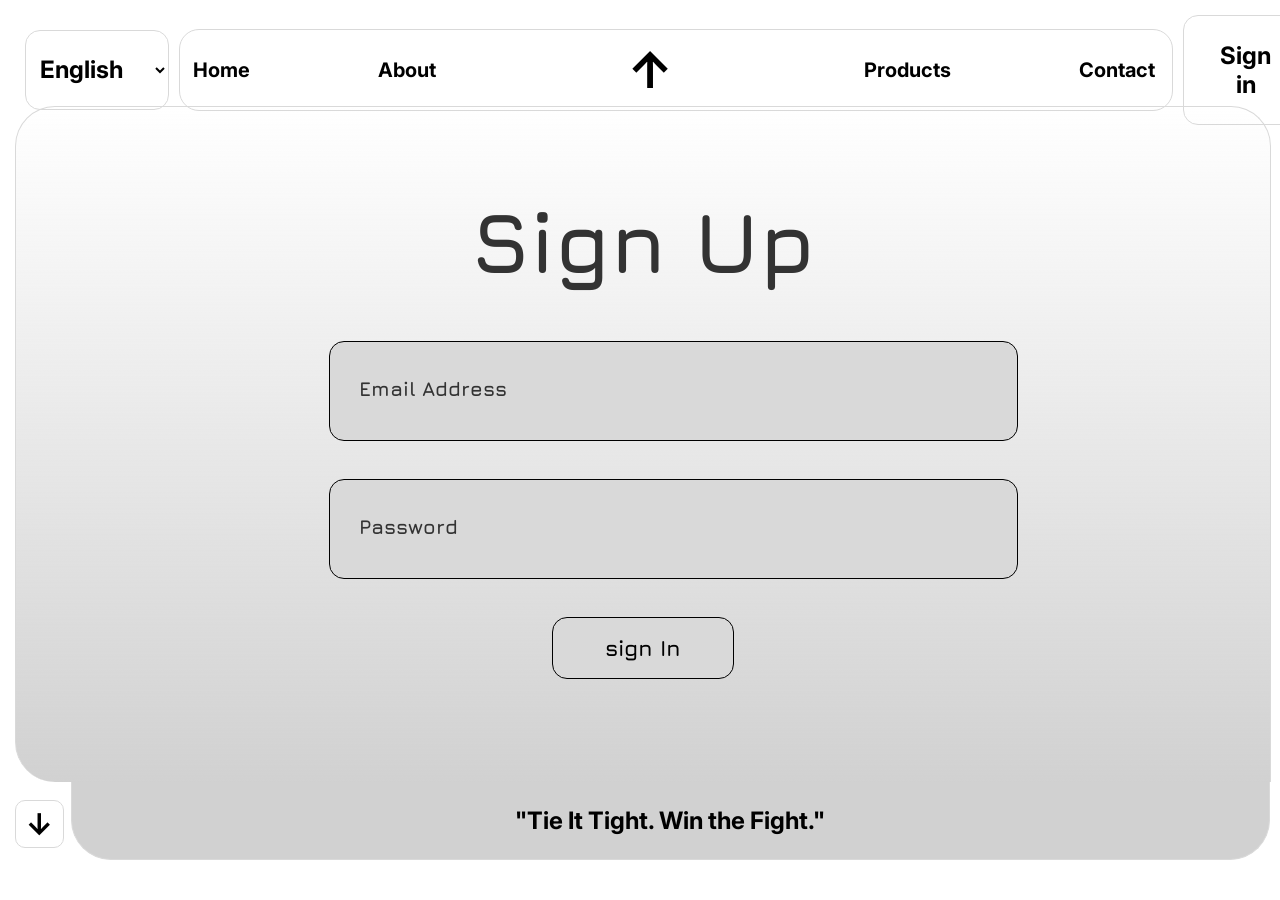
<file: signin.html>
<!DOCTYPE html>
<html lang="en">
  <head>
    <meta charset="UTF-8" />
    <meta name="viewport" content="width=device-width, initial-scale=1.0" />
    <title>Lace Up</title>
    <link rel="stylesheet" href="/css/style-Hero.css" />
    <link rel="stylesheet" href="/css/style-signin.css" />
  </head>
  <body>
    <div class="main">
      <div class="main-nav fade-in">
        <!-- selection -->
        <div class="Selection">
          <select name="" id="select">
            <option value="English">English</option>
            <option value="Spanish">Spanish</option>
            <option value="French">French</option>
            <option value="German">German</option>
            <option value="Italian">Italian</option>
          </select>
        </div>
        <!-- navbar -->
        <div class="nav">
          <ul>
            <li><a href="Hero.html">Home</a></li>
            <li><a href="about.html">About</a></li>
            <li id="logo"><a href="Hero.html">&#8593;</a></li>
            <li><a href="products.html">Products</a></li>
            <li><a href="contact.html">Contact</a></li>
          </ul>
        </div>
        <!-- Sign in -->
        <div class="signin">
          <button><a href="signin.html">Sign in</a></button>
        </div>
      </div>
      <!-- Frame -->
      <div class="frame fade-in">
        <div class="hero">
          <!-- Hero Image -->
          <div class="mainpg">
            <div class="home home-0" id="main">
              <p>Sign Up</p>
              <form action="" method="get">
                <div class="input-group">
                  <input type="text" class="input" placeholder=" " id="email" />
                  <label for="email">Email Address</label>
                </div>
                <div class="input-group">
                  <input
                    type="password"
                    class="input"
                    placeholder=" "
                    id="password"
                  />
                  <label for="password">Password</label>
                </div>

                <input type="submit" value="sign In" id="submit" />
                <label for="submit"></label>
              </form>
            </div>
          </div>
          <div class="footer">
            <!-- Down Button -->
            <div class="downButton">
              <button>&darr;</button>
            </div>
            <!-- footer -->
            <div class="slogan">
              <p>"Tie It Tight. Win the Fight."</p>
            </div>
          </div>
        </div>
      </div>
    </div>
  </body>
</html>
</file>
<file: css/style-Hero.css>
@import url("https://fonts.googleapis.com/css2?family=Inter:ital,opsz,wght@0,14..32,100..900;1,14..32,100..900&family=Martel+Sans:wght@200;300;400;600;700;800;900&family=Poppins:ital,wght@0,100;0,200;0,300;0,400;0,500;0,600;0,700;0,800;0,900;1,100;1,200;1,300;1,400;1,500;1,600;1,700;1,800;1,900&display=swap");

@import url("https://fonts.googleapis.com/css2?family=Inter:ital,opsz,wght@0,14..32,100..900;1,14..32,100..900&family=Martel+Sans:wght@200;300;400;600;700;800;900&family=Poppins:ital,wght@0,100;0,200;0,300;0,400;0,500;0,600;0,700;0,800;0,900;1,100;1,200;1,300;1,400;1,500;1,600;1,700;1,800;1,900&display=swap");

@import url("https://fonts.googleapis.com/css2?family=Inter:ital,opsz,wght@0,14..32,100..900;1,14..32,100..900&family=Jura:wght@300..700&family=Martel+Sans:wght@200;300;400;600;700;800;900&family=Poppins:ital,wght@0,100;0,200;0,300;0,400;0,500;0,600;0,700;0,800;0,900;1,100;1,200;1,300;1,400;1,500;1,600;1,700;1,800;1,900&display=swap");
* {
  margin: 0;
  padding: 0;
  font-family: "Inter", sans-serif;
  font-optical-sizing: auto;
  font-weight: bold;
  font-style: normal;
}

a {
  color: black;
  text-decoration: none;
}

.main {
  height: 96vh;
  background-color: rgb(255, 255, 255);
  padding: 14.5px;
}

.main-nav {
  display: flex;
  justify-content: space-between;
  align-items: center;
  position: fixed;
}

.nav {
  background: #fff;
  padding: 10px 40px 10px 40px;
  border-radius: 20px;
  width: 73vw;
  border: 1px solid #d9d9d9;
}

.nav ul {
  width: 71vw;
  display: flex;
  gap: 10vw;
  justify-content: center;
  align-items: center;
  list-style: none;
  font-size: 20px;
}
.nav ul li {
  position: relative;
}
.nav ul li::after {
  content: "";
  position: absolute;
  width: 0%;
  height: 2px;
  background-color: #000;
  bottom: -5px;
  left: 50%;
  transition: 0.3s ease, left 0.3s ease;
}
.nav ul li:hover::after {
  width: 100%;
  left: 0;
}

#logo {
  font-size: 50px;
  margin: 0 64px;
}

#select {
  border-radius: 15px;
  border: none;
  background-color: #fff;
  color: #000;
  font-size: 24px;
  border: 1px solid #d9d9d9;
  cursor: pointer;
  padding: 23px 20px 24px 10px;
  margin: 0 10px;
}

.signin > button {
  border-radius: 15px;
  border: none;
  background-color: #fff;
  color: #000;
  font-size: 24px;
  border: 1px solid #d9d9d9;
  cursor: pointer;
  padding: 25px 25px;
  margin: 0 10px;
}

.frame {
  display: flex;
  justify-content: center;
  align-items: center;
  flex-direction: column;
  position: fixed;
  top: 106px;
}
.mainpg {
  height: 75vh;
  width: 98vw;
  overflow-y: scroll;
  scroll-snap-type: y mandatory;
  scroll-behavior: smooth;
  display: flex;
  flex-direction: column;
  align-items: center;
  justify-content: start;
  text-align: center;
  border-radius: 40px 40px 0 40px;
  background: linear-gradient(0deg, #d1d1d1, transparent);
  border: 1px solid #d9d9d9;
  border-bottom: none;
}

.mainpg::-webkit-scrollbar {
  display: none; /* Hide scrollbar for Chrome, Safari and Opera */
}

.home {
  scroll-snap-align: start;
  height: 75vh;
  width: 100%;
  display: flex;
  justify-content: center;
  align-items: center;
  flex-shrink: 0;
}

.home-0 > p {
  font-size: 12vw;
  font-family: "jura", sans-serif;
}

.footer {
  display: flex;
  align-items: center;
  width: 98.1vw;
}

.downButton > button {
  font-size: 30px;
  margin: 7px 7px 0 0;
  padding: 5px 10px;
  border-radius: 10px;
  border: 1px solid #d9d9d9;
  background-color: #fff;
}

.slogan {
  height: 8.5vh;
  display: flex;
  justify-content: center;
  align-items: center;
  width: 94.5vw;
  border-radius: 0 0 40px 40px;
  background-color: #d1d1d1;
  border: 1px solid #d9d9d9;
  border-top: none;
}

.slogan > p {
  font-weight: bold;
  font-size: 24px;
}
/* --------------------------------- */
.home-1 {
  display: flex;
}
.box {
  width: 50%;
  height: 100%;
}

.info {
  display: flex;
  justify-content: center;
  align-items: start;
  flex-direction: column;
  padding: 30px 14px 45px 55px;
  gap: 20px;
  text-align: start;
}
.info > h1 {
  font-size: 70px;
  font-weight: bold;
  font-family: "Gill Sans", "Gill Sans MT", Calibri, "Trebuchet MS", sans-serif;
}
.info > h2 > p,
.info > p {
  font-size: 18px;
  font-weight: 400;
}
/* ---------------------------------- */
.main-display {
  display: flex;
  justify-content: center;
  align-items: center;
  flex-direction: column;
  width: 100%;
  height: 100%;
  padding: 20px;
}
.color {
  position: relative;
}
.pos-1 {
  background-color: #d9d9d9;
  height: 235px;
  width: 189px;
  left: 472px;
  top: 52px;
  z-index: 10;
}
.pos-2 {
  background-color: #1d1e1a;
  width: 360px;
  top: -102px;
  height: 360px;
  z-index: 5;
  left: 200px;
}
.pos-3 {
  background-color: #b0172f;
  width: 211px;
  height: 212px;
  left: 96px;
  bottom: 262px;
  z-index: 10;
}
img {
  width: 94%;
  height: 100%;
  object-fit: cover;
  z-index: 20;
  top: -724px;
  rotate: -21deg;
}
#color-1 {
  background-color: #d9d9d9;
}
#color-2 {
  background-color: #1d1e1a;
}
#color-3 {
  background-color: #b0172f;
}
#color-4 {
  background-color: #211d1c;
}
#color-5 {
  background-color: #f0ba00;
}
#color-6 {
  background-color: #ebebec;
}
#color-7 {
  background-color: #f1f1f1;
}
#color-8 {
  background-color: #2a334f;
}
#color-9 {
  background-color: #90bfe8;
}
.buttons {
  display: flex;
  justify-content: center;
  align-items: center;
  gap: 10px;
}
.buttons button {
  font-size: 24px;
  border-radius: 5px;
  border: 1px solid #d9d9d9;
  background-color: #fff;
  font-weight: 500;
}
.buttons a {
  font-weight: 500;
  border-radius: 5px;
}

.buy-now:hover {
  background-color: green;
  color: white;
  transition: all 0.4s ease-in-out;
  padding: 2px;
}

.more-info > a:hover {
  background-color: #4f46e5;
  color: white;
  transition: all 0.4s ease-in-out;
  padding: 2px;
}

@keyframes fadeIn {
  0% {
    opacity: 0;
    transform: translateY(20px);
  }
  100% {
    opacity: 1;
    transform: translateY(0px);
  }
}

.fade-in {
  animation: fadeIn 1.5s ease-out forwards;
}
</file>
<file: css/style-about.css>
@import url("https://fonts.googleapis.com/css2?family=Inter:ital,opsz,wght@0,14..32,100..900;1,14..32,100..900&family=Martel+Sans:wght@200;300;400;600;700;800;900&family=Poppins:ital,wght@0,100;0,200;0,300;0,400;0,500;0,600;0,700;0,800;0,900;1,100;1,200;1,300;1,400;1,500;1,600;1,700;1,800;1,900&display=swap");

@import url("https://fonts.googleapis.com/css2?family=Inter:ital,opsz,wght@0,14..32,100..900;1,14..32,100..900&family=Martel+Sans:wght@200;300;400;600;700;800;900&family=Poppins:ital,wght@0,100;0,200;0,300;0,400;0,500;0,600;0,700;0,800;0,900;1,100;1,200;1,300;1,400;1,500;1,600;1,700;1,800;1,900&display=swap");

@import url("https://fonts.googleapis.com/css2?family=Inter:ital,opsz,wght@0,14..32,100..900;1,14..32,100..900&family=Jura:wght@300..700&family=Martel+Sans:wght@200;300;400;600;700;800;900&family=Poppins:ital,wght@0,100;0,200;0,300;0,400;0,500;0,600;0,700;0,800;0,900;1,100;1,200;1,300;1,400;1,500;1,600;1,700;1,800;1,900&display=swap");
* {
  margin: 0;
  padding: 0;
  font-family: "Inter", sans-serif;
  font-optical-sizing: auto;
  font-weight: bold;
  font-style: normal;
}

a {
  color: black;
  text-decoration: none;
}

.main {
  height: 310vh;
  background-image: url(../img/about-bg.jpg);
  background-size: cover;
  background-position: 100px;
}

.main-nav {
  display: flex;
  justify-content: space-between;
  align-items: center;
  padding: 14.5px 0;
  background: #ffffff54;
}

.nav {
  background: #fff;
  padding: 10px 40px 10px 40px;
  border-radius: 20px;
  width: 73vw;
  border: 1px solid #d9d9d9;
}

.nav ul {
  width: 71vw;
  display: flex;
  gap: 10vw;
  justify-content: center;
  align-items: center;
  list-style: none;
  font-size: 20px;
}
.nav ul li {
  position: relative;
}
.nav ul li::after {
  content: "";
  position: absolute;
  width: 0%;
  height: 2px;
  background-color: #000;
  bottom: -5px;
  left: 50%;
  transition: width 0.3s ease, left 0.3s ease;
}
.nav ul li:hover::after {
  width: 100%;
  left: 0;
}

#logo {
  font-size: 50px;
  margin: 0 64px;
}

#select {
  border-radius: 15px;
  border: none;
  background-color: #fff;
  color: #000;
  font-size: 24px;
  border: 1px solid #d9d9d9;
  cursor: pointer;
  padding: 23px 20px 24px 10px;
  margin: 0 10px;
}

.signin > button {
  border-radius: 15px;
  border: none;
  background-color: #fff;
  color: #000;
  font-size: 24px;
  border: 1px solid #d9d9d9;
  cursor: pointer;
  padding: 25px 25px;
  margin: 0 10px;
}
::-webkit-scrollbar {
  display: none;
}
.frame {
  display: flex;
  justify-content: center;
  align-items: center;
  flex-direction: column;
  top: 106px;
  height: 320vh;
}
.mainpg {
  height: 320vh;
  width: 100vw;
  display: flex;
  flex-direction: column;
  align-items: center;
  justify-content: start;
  text-align: center;
  background: linear-gradient(0deg, #909090, #ffffff54);
  border-bottom: none;
}
.home {
  height: 75vh;
  width: 100%;
  display: flex;
  flex-direction: column;
  width: 80vw;
  gap: 20px;
  text-align: start;
}
.home-0 > h1 {
  font-size: 12vw;
  font-family: "jura", sans-serif;
  text-align: center;
  margin: 79px 0 72px 0;
}
.home-0 > h2 {
  font-size: 3vw;
  font-family: "jura", sans-serif;
  text-align: start;
  margin: 50px 0 20px 0;
}
.home-0 p,
.home-0 ul li {
  font-weight: 400;
  text-align: start;
}
.home-0 .slogan {
  font-family: "inter", sans-serif;
  font-size: 2vw;
  text-align: center;
  margin: 80px 0 40px 0;
}
.downButton > button {
  font-size: 30px;
  margin: 7px 7px 0 0;
  padding: 5px 10px;
  border-radius: 10px;
  border: 1px solid #d9d9d9;
  background-color: #fff;
}

footer {
  color: rgba(255, 255, 255, 0.7);
  margin: auto;
}

.footer {
  display: grid;
  grid-template-columns: 1fr 1fr 1fr 1fr 1fr;
  padding: 40px 0;
}

.footer-item {
  display: flex;
  flex-direction: column;
  gap: 23px;
}
.footer-item a {
  font-weight: 400;
  color: rgba(255, 255, 255, 0.7);
  margin-right: 5px;
}
.line {
  width: 100%;
  height: 1px;
  background-color: rgba(255, 255, 255, 0.7);
  margin: 20px 0;
}
.footer-2 {
  display: flex;
  justify-content: space-between;
  align-items: center;
  padding: 20px 0;
  font-weight: 600;
  color: #fff;
}

.footer-item a:first-child {
  font-weight: 600;
  color: #fff;
}
.footer-item a:hover {
  color: #fff;
}

@keyframes fadeIn {
  0% {
    opacity: 0;
    transform: translateY(20px);
  }
  100% {
    opacity: 1;
    transform: translateY(0);
  }
}

.fade-in {
  animation: fadeIn 1s ease-out forwards;
}
</file>
<file: css/style-contact.css>
.home-0 > h1 {
  font-size: 9vw;
  font-weight: 700;
  color: #333;
  margin-bottom: 100px;
}

.form {
  display: flex;
  flex-direction: column;
  align-items: center;
  justify-content: center;
  width: 100%;
}

form {
  display: flex;
  flex-direction: column;
  align-items: start;
  justify-content: center;
  width: 78%;
  padding: 57px 57px 20px 57px;
  background-color: #d9d9d9;
  border-radius: 42px;
  box-shadow: 0 4px 8px rgba(0, 0, 0, 0.1);
}

form input,
textarea,
select {
  width: 94%;
  padding: 20px 30px;
  margin: 19px 0;
  border: 1px solid #ccc;
  border-radius: 15px;
  font-size: 20px;
}

form input[type="submit"] {
  background-color: #f3f3f3;
  color: rgb(0, 0, 0);
  border: none;
  cursor: pointer;
  font-size: 22px;
  height: 62px;
  width: 13%;
  font-weight: 400;
}

form input {
  height: 38px;
}

form select {
  width: 101%;
}

.info2 {
  display: flex;
  align-items: flex-start;
  justify-content: space-between;
  width: 100%;
  margin-top: 50px;
  text-align: center;
}

.info2 div {
  display: flex;
  flex-direction: column;
  align-items: center;
  justify-content: center;
  width: 18%;
  padding: 20px;
  margin: 0 10px;
}

.info2 div h2 {
  font-size: 2vw;
  font-weight: 700;
  color: #333;
  margin-bottom: 10px;
  font-family: "jura", sans-serif;
}

.text {
  margin: 50px;
}

.text p {
  font-size: 1.5vw;
  font-weight: 400;
  margin-bottom: 10px;
  font-family: "jura", sans-serif;
  text-align: center;
}

.mainpg {
  height: 330vh;
}
</file>
<file: css/style-products.css>
.mainpg {
  height: 83vh;
  border-radius: 40px;
}

.product {
  font-size: 9vw;
  font-weight: 700;
  color: #333;
  margin: 100px 0;
  font-family: "jura", sans-serif;
}

.main-container {
  width: 100%;
  justify-content: center;
}

.sub-container {
  display: grid;
  grid-template-columns: 1fr 1fr;
  justify-content: center;
  align-items: center;
  margin: 50px 0;
  width: 100%;
  justify-items: center;
}

.containers {
  display: flex;
  justify-content: center;
  align-items: center;
  flex-direction: column;
  margin: 0 50px;
  background-color: #d9d9d9;
  width: 75%;
  height: 25vw;
  border-radius: 20px;
  box-shadow: 0 4px 8px rgba(0, 0, 0, 0.1);
}

.containers img {
  width: 39vw;
  height: 20vw;
  border-radius: 20px;
  object-fit: contain;
  rotate: none;
}

.containers label {
  display: flex;
  justify-content: center;
  align-items: center;
}
.containers input {
  display: none;
}

#shoe img:hover {
  transform: scale(1.1);
  transition: 0.5s;
}

.hidden {
  display: none;
  width: 100%;
  position: absolute;
  height: 39.5vw;
  top: 0vw;
  right: 0vw;
  border-radius: 40px;
}

.containers input:checked ~ .hidden {
  display: block;
  background-color: #d9d9d9;
  z-index: 100;
}

.containers input:checked ~ label > img {
  display: none;
}

.hidden .close label {
  display: flex;
  width: 50px;
  height: 50px;
  border-radius: 20px;
  object-fit: contain;
  background-color: white;
  justify-content: center;
  align-items: center;
  font-size: 25px;
}

.close {
  display: flex;
  justify-content: flex-end;
  align-items: center;
  border-radius: 20px;
  margin: 20px;
}

.hidden-div {
  display: flex;
  justify-content: center;
  align-items: center;
  width: 100%;
  height: 85%;
  border-radius: 20px;
}

.hidden-img {
  width: 50%;
  border-radius: 20px;
  object-fit: contain;
  rotate: none;
}
.hidden-img img {
  width: 40vw;
  height: 40vw;
}

.hidden-info {
  width: 50%;
}

/* -------------------------------- */

#s2,
#s3,
#s4 {
  width: 40vw;
  height: 23vw;
}

#s5,
#s8,
#s9,
#s10,
#s11,
#s12,
#s15 {
  width: 40vw;
  height: 32vw;
}

#h-s1,
#h-s13,
#h-s14,
#h-s16 {
  width: 50vw;
  height: 50vw;
}
.add-to-cart {
  padding: 5px;
}
.add-to-cart:hover {
  color: white;
  background-color: #ff9900;
  transition: all 0.4s ease-in-out;
  padding: 6px;
}
.buy-now {
  padding: 5px;
}
</file>
<file: css/style-signin.css>
.home {
  scroll-snap-align: none;
  height: 75vh;
  width: 100%;
  display: flex;
  justify-content: center;
  align-items: center;
  flex-shrink: 0;
  flex-direction: column;
}

.home > p {
  font-size: 6.67vw;
  font-weight: 700;
  color: #333;
  margin-bottom: 30px;
  font-family: "jura", sans-serif;
}
form {
  display: flex;
  flex-direction: column;
  align-items: center;
  justify-content: center;
  width: 50%;
  padding: 0px 57px 0px 57px;
}

form input {
  width: 94%;
  padding: 30px;
  margin: 19px 0;
  border: 1px solid #000000;
  border-radius: 15px;
  font-size: 20px;
  background-color: #d9d9d9;
}

form input[type="submit"] {
  background-color: #d9d9d9;
  border: 1px solid #000000;
  color: rgb(0, 0, 0);
  cursor: pointer;
  font-size: 22px;
  height: 62px;
  width: 29%;
  font-weight: 1000;
  font-family: "jura", sans-serif;
  padding: 0px;
}

form input {
  height: 38px;
}
input::placeholder {
  color: rgb(0, 0, 0);
  font-family: "jura", sans-serif;
}
.input-group {
  position: relative;
  width: 100%;
}

.input-group input {
  width: 100%;
  font-size: 20px;
  font-family: "jura", sans-serif;
}

.input-group label {
  position: absolute;
  top: 55px;
  left: 30px;
  color: #333;
  font-size: 20px;
  pointer-events: none;
  transition: 0.2s ease all;
  font-family: "jura", sans-serif;
}

.input-group input:focus + label,
.input-group input:not(:placeholder-shown) + label {
  top: 25px;
  left: 10px;
  font-size: 16px;
  color: #0000005c;
  background: #d9d9d9;
  padding: 0 5px;
}

form input[type="submit"]:hover {
  background-color: #000000;
  color: #fff;
  transition: 0.3s ease-in-out;
}
</file>
